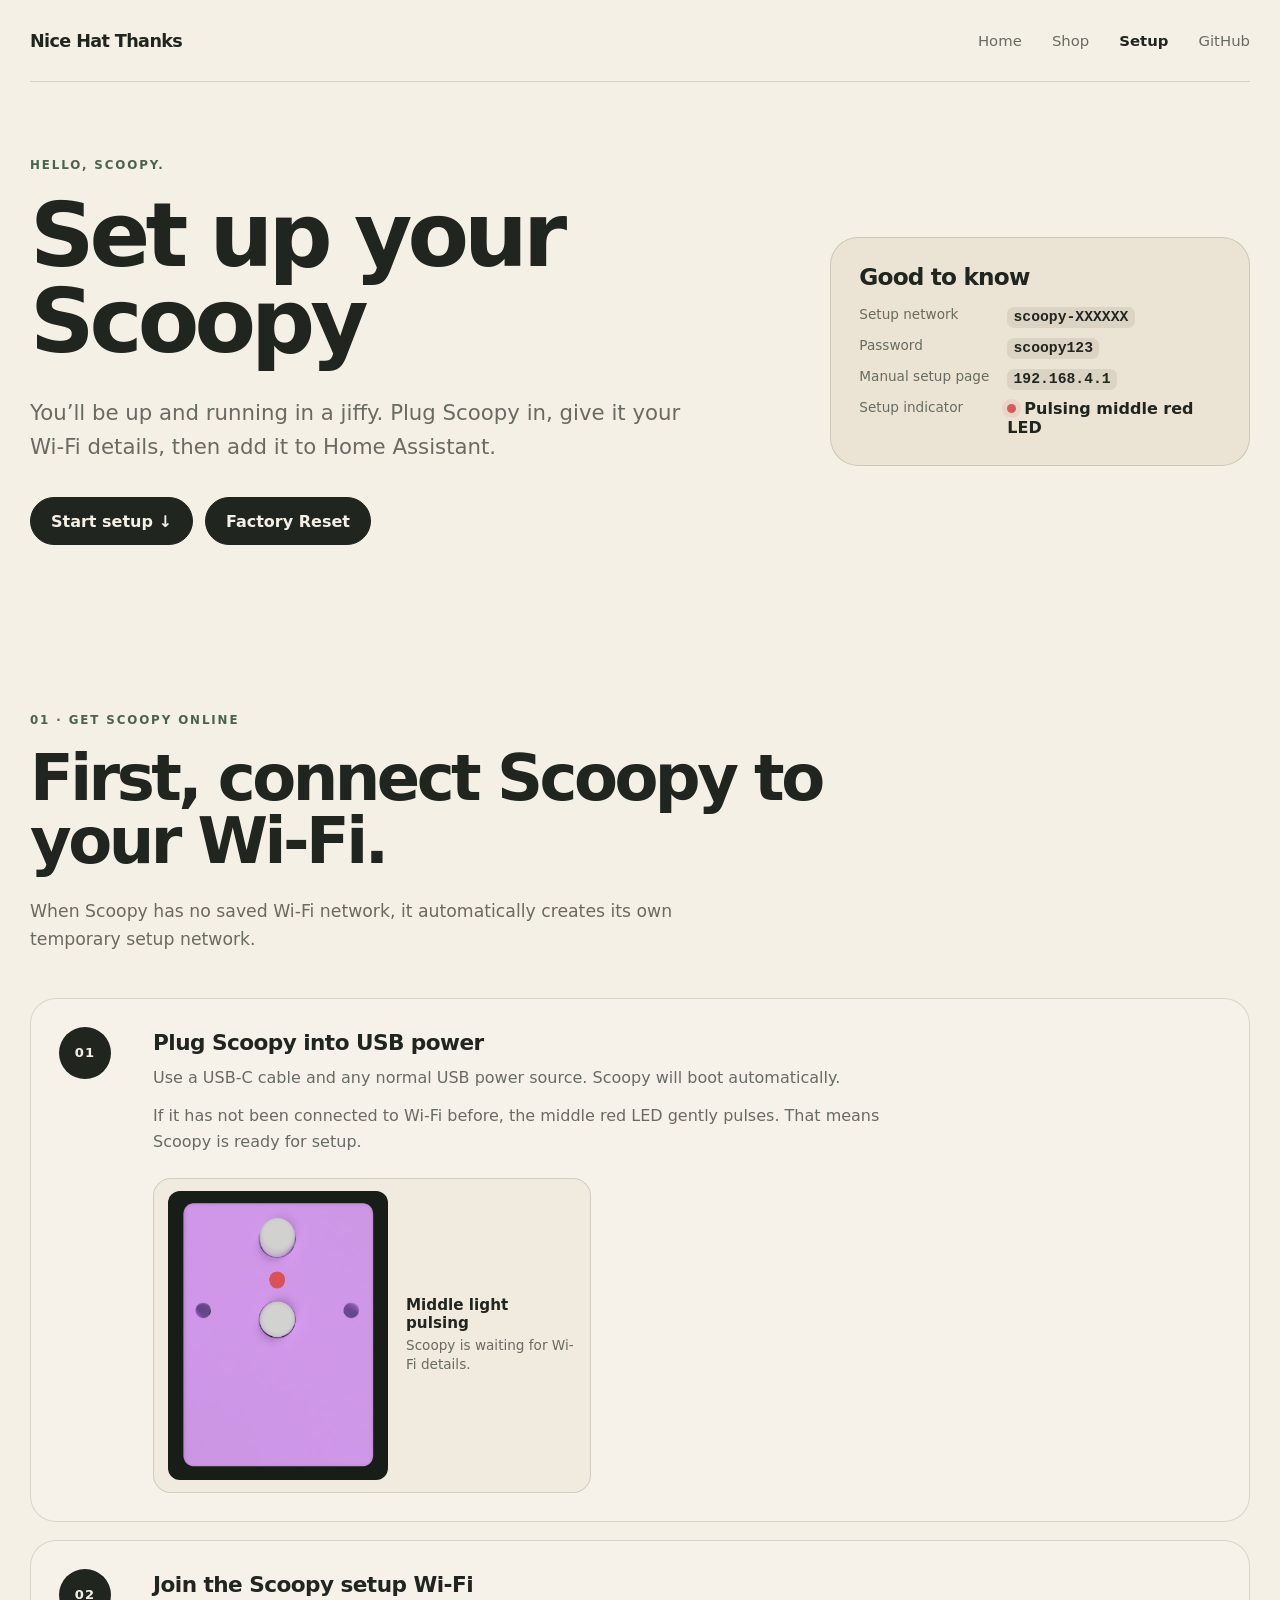
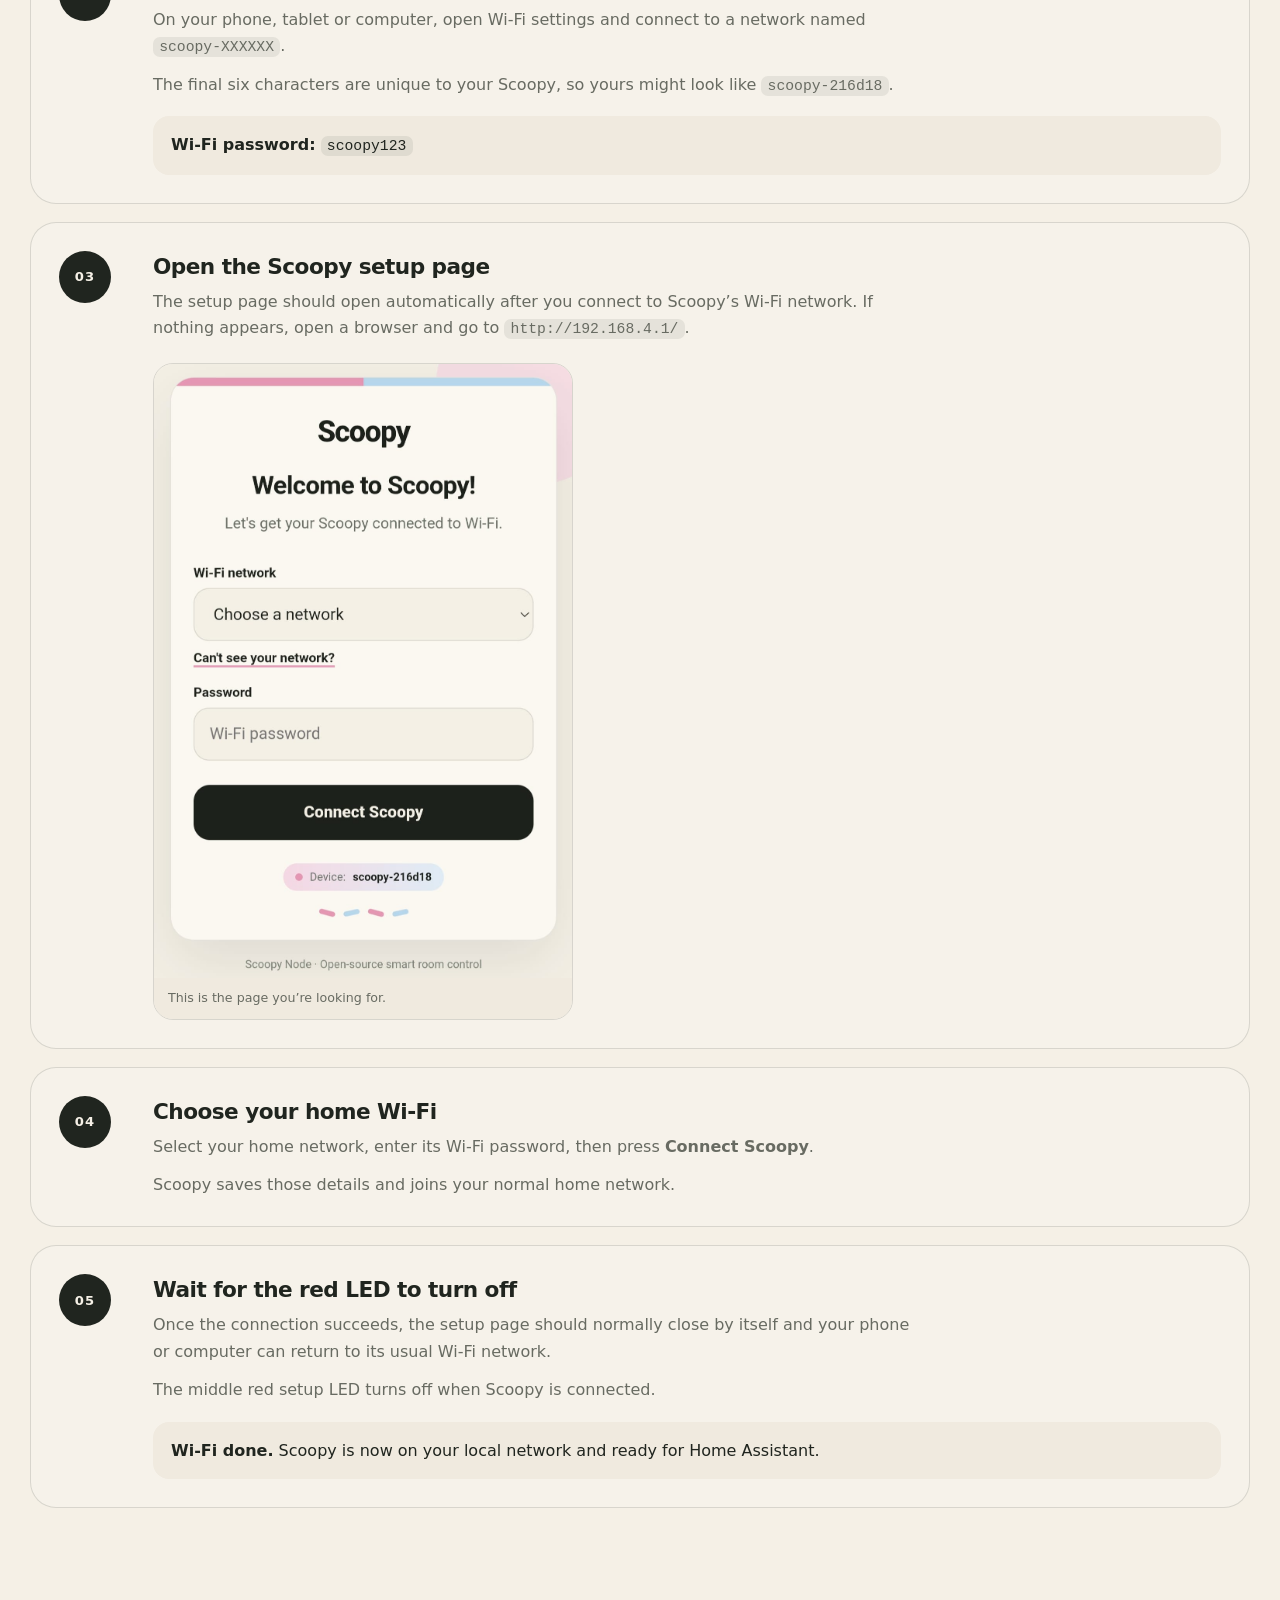
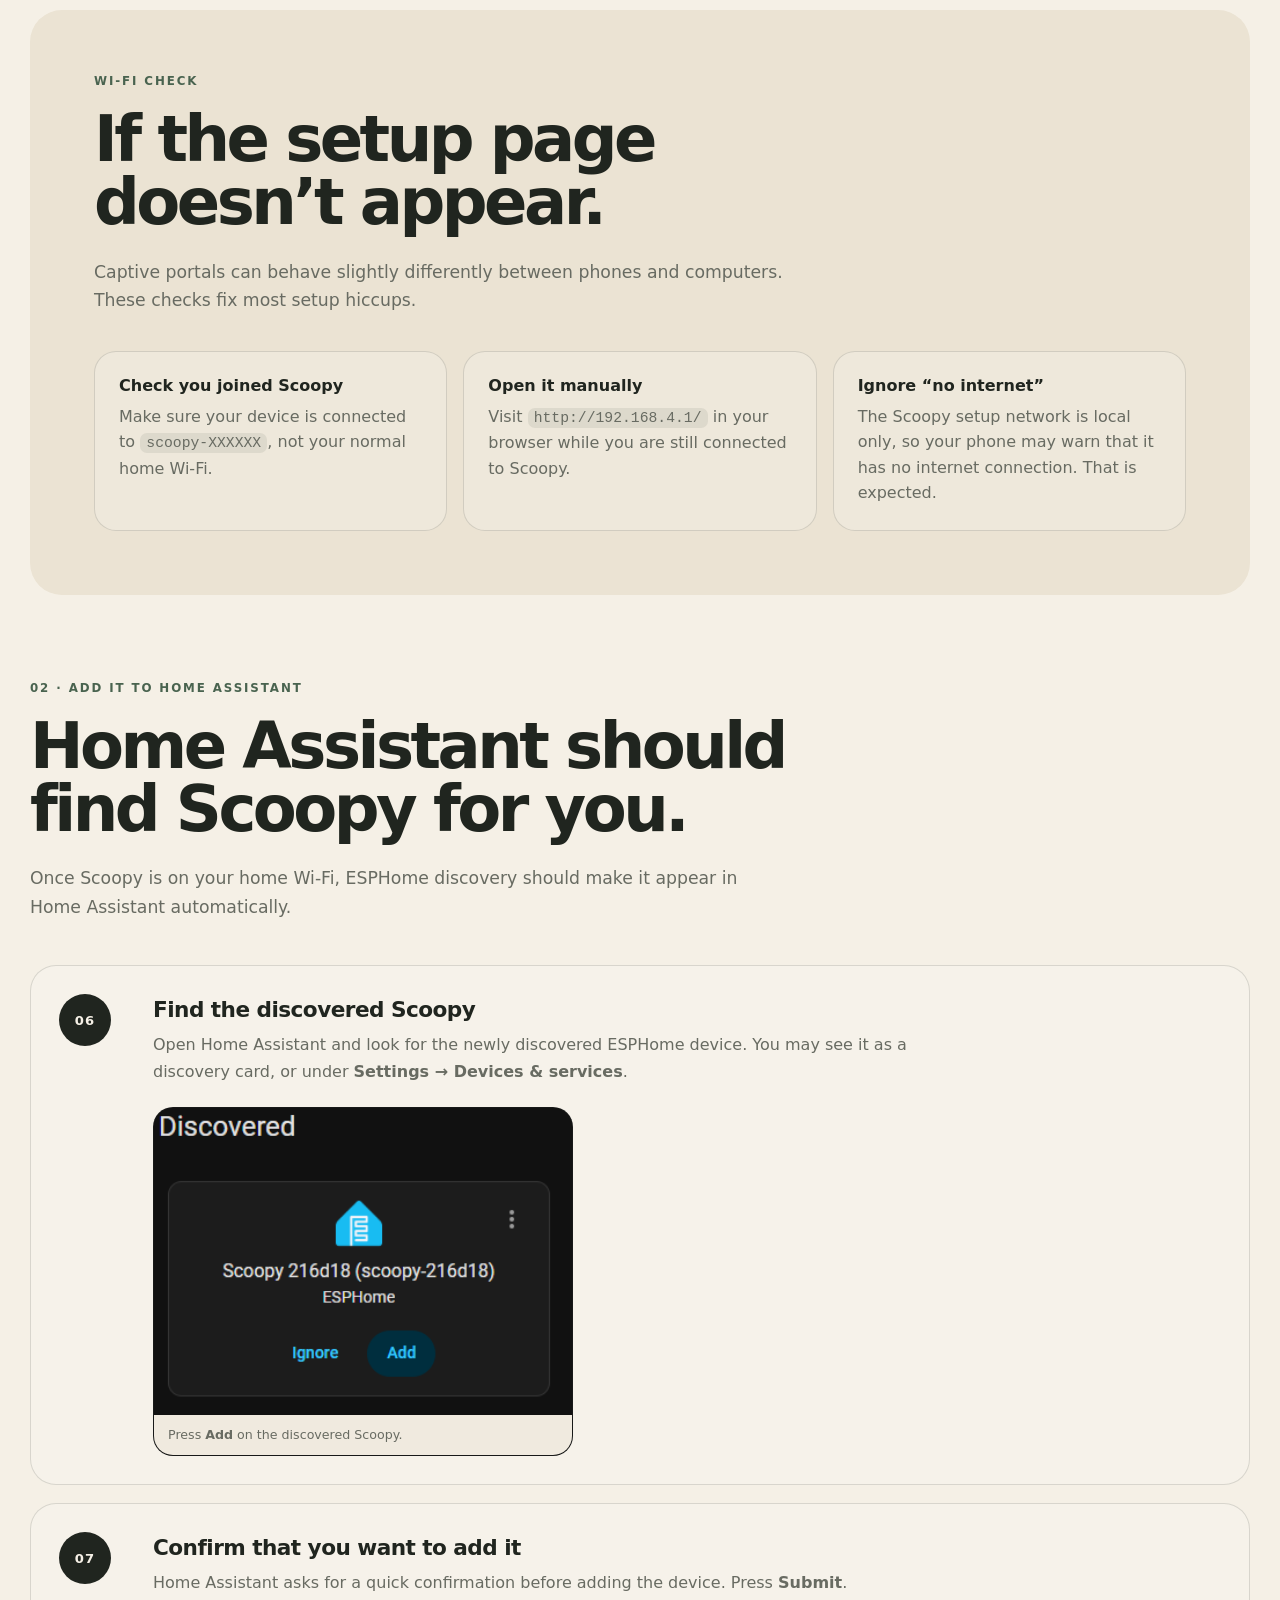
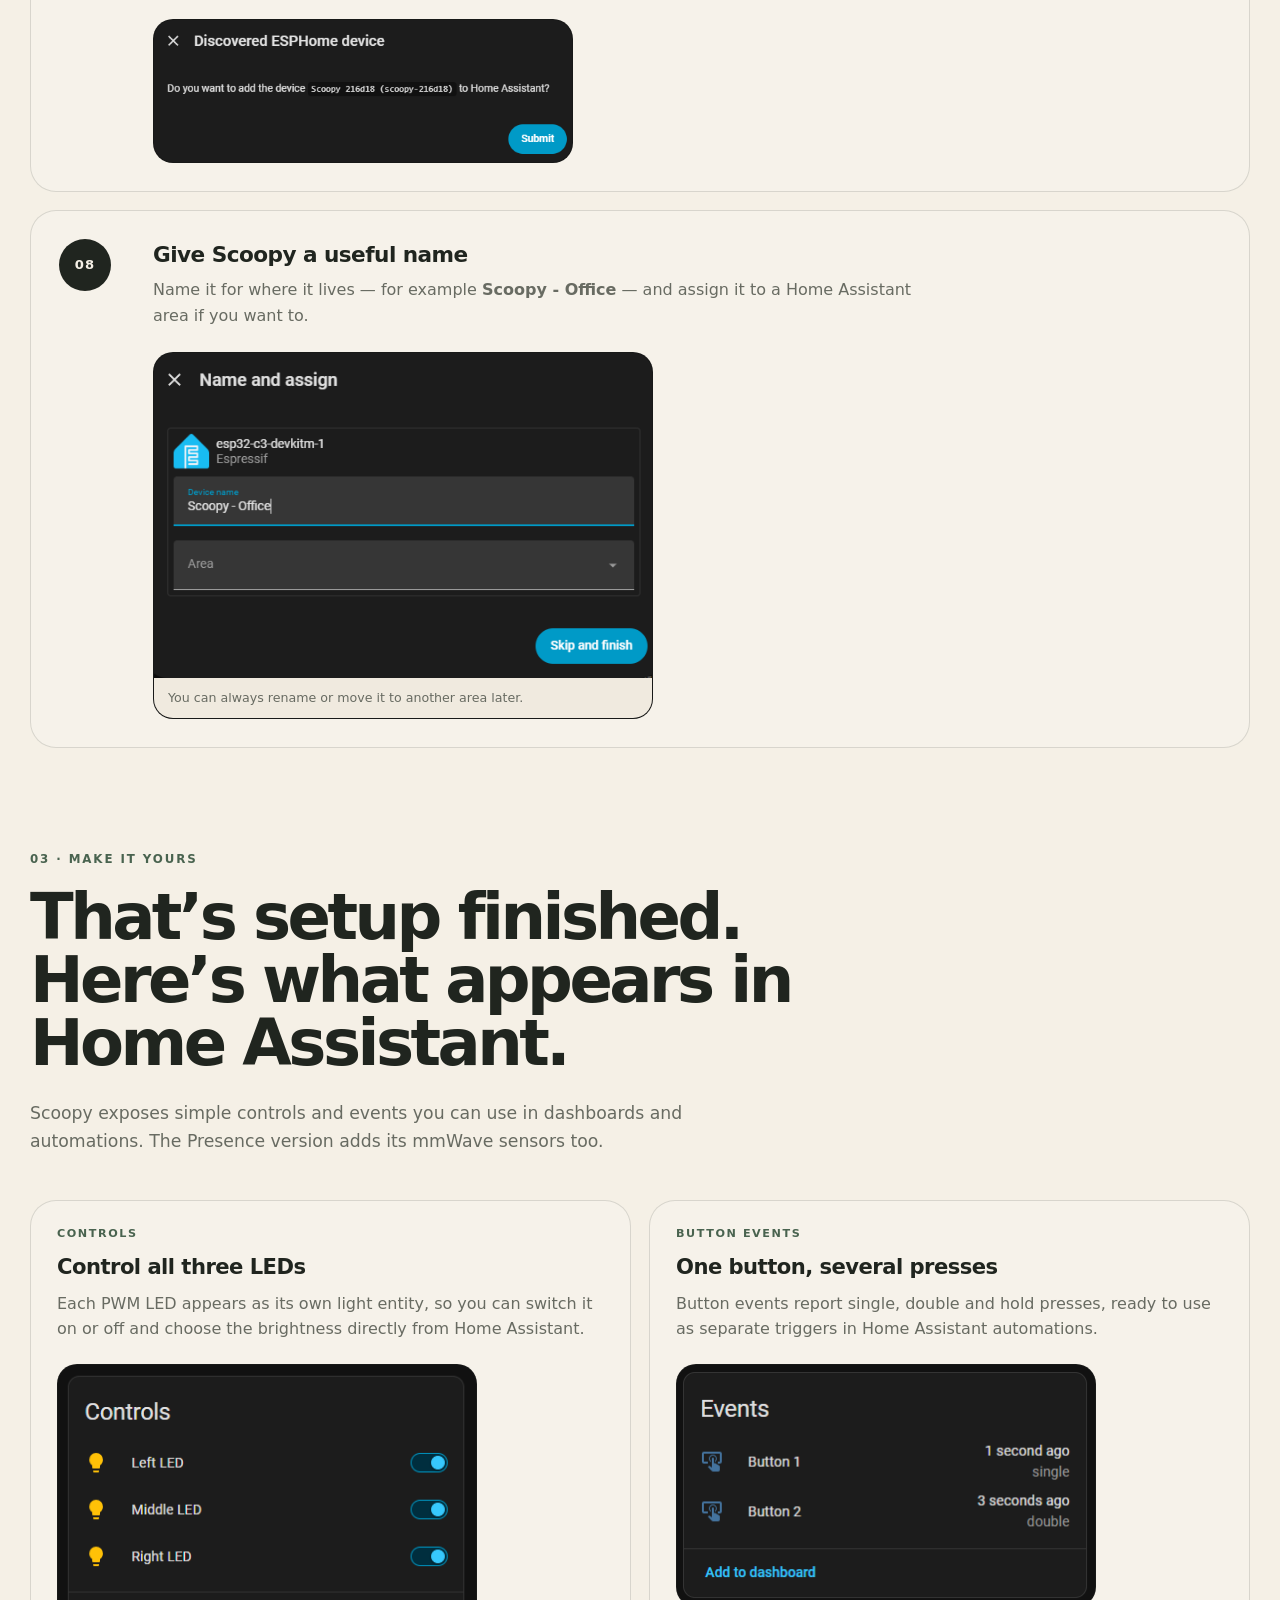
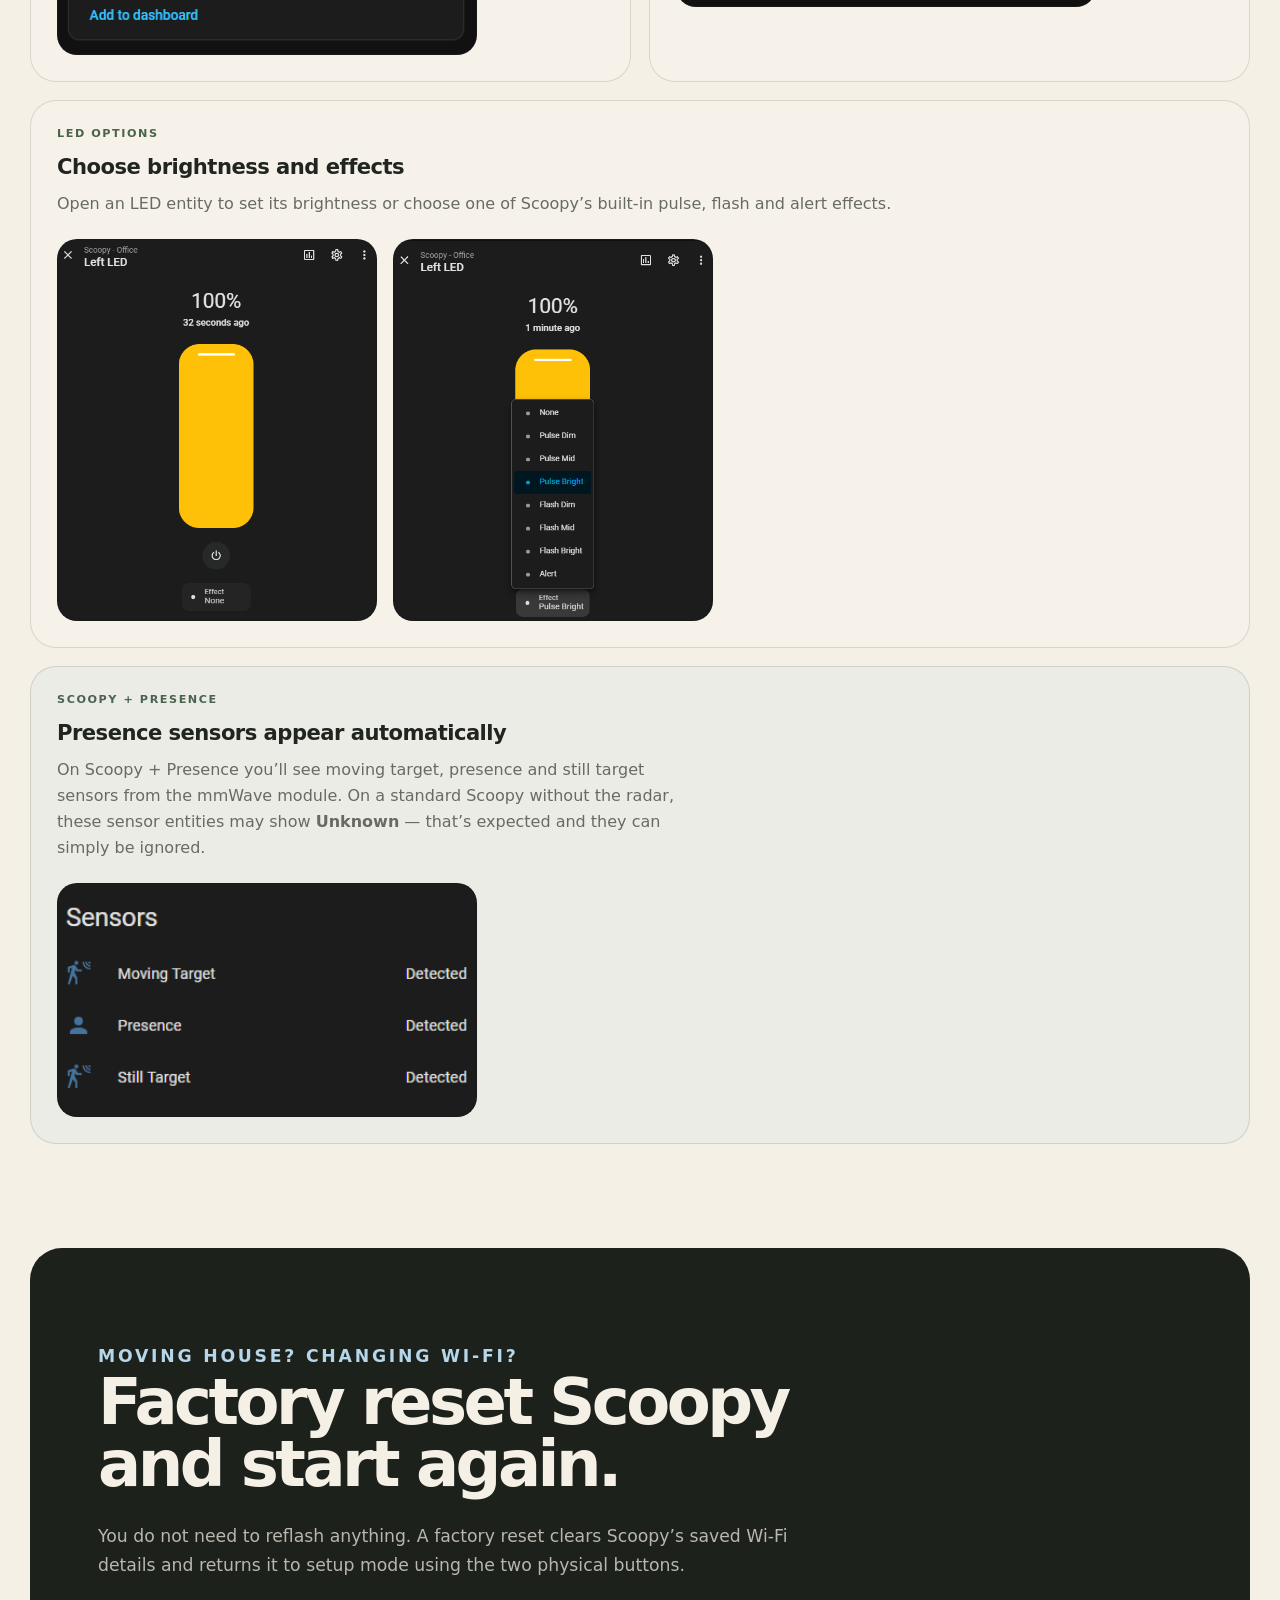
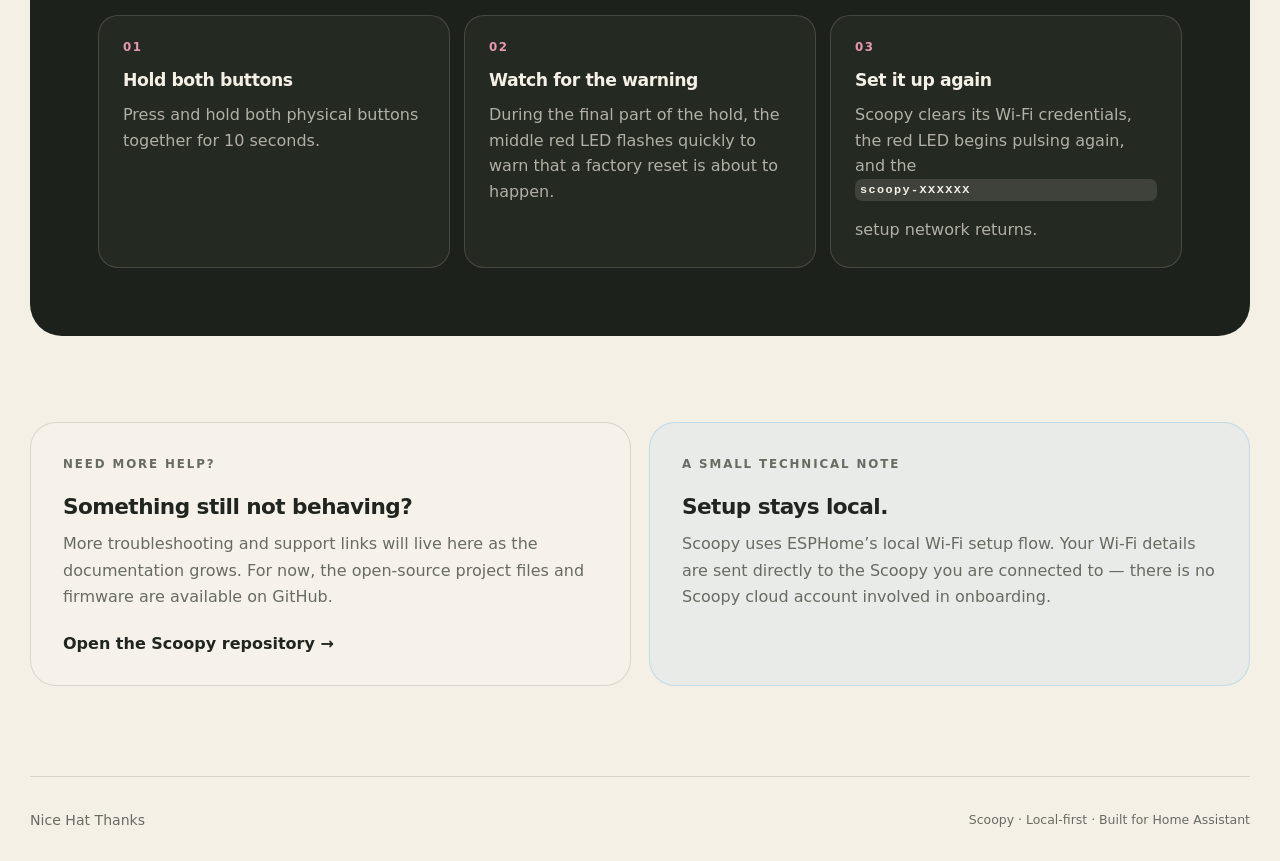
<file: setup/index.html>
<!DOCTYPE html>
<html lang="en">
<head>
  <meta charset="UTF-8">
  <meta name="viewport" content="width=device-width, initial-scale=1.0">
  <meta name="description" content="Set up your Scoopy Node, connect it to Wi-Fi and add it to Home Assistant.">
  <title>Set up your Scoopy · Nice Hat Thanks</title>
  <link rel="stylesheet" href="../css/style.css?v=20260820-home-refresh">
  <link rel="stylesheet" href="../css/setup.css?v=20260821-lightpipe-final">
</head>
<body>
<header class="site-header">
  <a class="brand" href="/" aria-label="Nice Hat Thanks home">Nice Hat Thanks</a>
  <nav class="setup-nav" aria-label="Main navigation">
    <a href="/">Home</a>
    <a href="/shop.html">Shop</a>
    <a href="/setup/" aria-current="page">Setup</a>
    <a href="https://github.com/NiceHatThanks/scoopy-node" target="_blank" rel="noreferrer">GitHub</a>
  </nav>
</header>

<main class="setup-main">
  <section class="hero setup-hero">
    <div class="hero-copy">
      <p class="eyebrow">HELLO, SCOOPY.</p>
      <h1>Set up your Scoopy</h1>
      <p class="intro">You’ll be up and running in a jiffy. Plug Scoopy in, give it your Wi-Fi details, then add it to Home Assistant.</p>
      <div class="actions">
        <a class="button primary" href="#start">Start setup ↓</a>
        <a class="button primary" href="#recovery">Factory Reset</a>
      </div>
    </div>

    <aside class="setup-quick-card" aria-label="Scoopy setup details">
      <h2>Good to know</h2>
      <dl>
        <dt>Setup network</dt>
        <dd><code>scoopy-XXXXXX</code></dd>
        <dt>Password</dt>
        <dd><code>scoopy123</code></dd>
        <dt>Manual setup page</dt>
        <dd><code>192.168.4.1</code></dd>
        <dt>Setup indicator</dt>
        <dd><span class="status-led" aria-hidden="true"></span>Pulsing middle red LED</dd>
      </dl>
    </aside>
  </section>

  <section class="setup-section" id="start">
    <div class="setup-heading">
      <p class="eyebrow">01 · GET SCOOPY ONLINE</p>
      <h2>First, connect Scoopy to your Wi-Fi.</h2>
      <p>When Scoopy has no saved Wi-Fi network, it automatically creates its own temporary setup network.</p>
    </div>

    <div class="setup-flow">
      <article class="setup-step">
        <div class="step-number">01</div>
        <div class="step-content">
          <h3>Plug Scoopy into USB power</h3>
          <p>Use a USB-C cable and any normal USB power source. Scoopy will boot automatically.</p>
          <p>If it has not been connected to Wi-Fi before, the middle red LED gently pulses. That means Scoopy is ready for setup.</p>
          <div class="setup-led-demo" aria-label="Scoopy with the middle setup light pulsing">
            <div class="scoopy-lightpipe-demo" aria-hidden="true">
              <img class="scoopy-lightpipe-base" src="../images/setup/scoopy-noMidLightpipe.png" alt="">
              <img class="scoopy-lightpipe-pulse" src="../images/setup/scoopy-MidLightpipe.png" alt="">
            </div>
            <div class="setup-led-copy"><strong>Middle light pulsing</strong><span>Scoopy is waiting for Wi-Fi details.</span></div>
          </div>
        </div>
      </article>

      <article class="setup-step">
        <div class="step-number">02</div>
        <div class="step-content">
          <h3>Join the Scoopy setup Wi-Fi</h3>
          <p>On your phone, tablet or computer, open Wi-Fi settings and connect to a network named <span class="inline-code">scoopy-XXXXXX</span>.</p>
          <p>The final six characters are unique to your Scoopy, so yours might look like <span class="inline-code">scoopy-216d18</span>.</p>
          <div class="setup-callout"><strong>Wi-Fi password:</strong> <span class="inline-code">scoopy123</span></div>
        </div>
      </article>

      <article class="setup-step">
        <div class="step-number">03</div>
        <div class="step-content">
          <h3>Open the Scoopy setup page</h3>
          <p>The setup page should open automatically after you connect to Scoopy’s Wi-Fi network. If nothing appears, open a browser and go to <span class="inline-code">http://192.168.4.1/</span>.</p>
          <figure class="setup-screenshot portal-shot">
            <img src="../images/setup/captive-portal.jpg" alt="Scoopy captive portal with Wi-Fi network and password fields">
            <figcaption>This is the page you’re looking for.</figcaption>
          </figure>
        </div>
      </article>

      <article class="setup-step">
        <div class="step-number">04</div>
        <div class="step-content">
          <h3>Choose your home Wi-Fi</h3>
          <p>Select your home network, enter its Wi-Fi password, then press <strong>Connect Scoopy</strong>.</p>
          <p>Scoopy saves those details and joins your normal home network.</p>
        </div>
      </article>

      <article class="setup-step">
        <div class="step-number">05</div>
        <div class="step-content">
          <h3>Wait for the red LED to turn off</h3>
          <p>Once the connection succeeds, the setup page should normally close by itself and your phone or computer can return to its usual Wi-Fi network.</p>
          <p>The middle red setup LED turns off when Scoopy is connected.</p>
          <div class="setup-callout"><strong>Wi-Fi done.</strong> Scoopy is now on your local network and ready for Home Assistant.</div>
        </div>
      </article>
    </div>
  </section>

  <section class="connection-panel" id="wifi-help">
    <div class="setup-heading">
      <p class="eyebrow">WI-FI CHECK</p>
      <h2>If the setup page doesn’t appear.</h2>
      <p>Captive portals can behave slightly differently between phones and computers. These checks fix most setup hiccups.</p>
    </div>
    <div class="mini-grid">
      <article class="mini-card"><strong>Check you joined Scoopy</strong><p>Make sure your device is connected to <span class="inline-code">scoopy-XXXXXX</span>, not your normal home Wi-Fi.</p></article>
      <article class="mini-card"><strong>Open it manually</strong><p>Visit <span class="inline-code">http://192.168.4.1/</span> in your browser while you are still connected to Scoopy.</p></article>
      <article class="mini-card"><strong>Ignore “no internet”</strong><p>The Scoopy setup network is local only, so your phone may warn that it has no internet connection. That is expected.</p></article>
    </div>
  </section>

  <section class="setup-section" id="home-assistant">
    <div class="setup-heading">
      <p class="eyebrow">02 · ADD IT TO HOME ASSISTANT</p>
      <h2>Home Assistant should find Scoopy for you.</h2>
      <p>Once Scoopy is on your home Wi-Fi, ESPHome discovery should make it appear in Home Assistant automatically.</p>
    </div>

    <div class="setup-flow">
      <article class="setup-step">
        <div class="step-number">06</div>
        <div class="step-content">
          <h3>Find the discovered Scoopy</h3>
          <p>Open Home Assistant and look for the newly discovered ESPHome device. You may see it as a discovery card, or under <strong>Settings → Devices &amp; services</strong>.</p>
          <figure class="setup-screenshot compact-shot">
            <img src="../images/setup/home-assistant-discoverypng.png" alt="Home Assistant showing a discovered Scoopy ESPHome device">
            <figcaption>Press <strong>Add</strong> on the discovered Scoopy.</figcaption>
          </figure>
        </div>
      </article>

      <article class="setup-step">
        <div class="step-number">07</div>
        <div class="step-content">
          <h3>Confirm that you want to add it</h3>
          <p>Home Assistant asks for a quick confirmation before adding the device. Press <strong>Submit</strong>.</p>
          <figure class="setup-screenshot compact-shot">
            <img src="../images/setup/do-you-want-to-add-the-device-to-Home-Assistant.png" alt="Home Assistant confirmation dialog asking to add the discovered Scoopy device">
          </figure>
        </div>
      </article>

      <article class="setup-step">
        <div class="step-number">08</div>
        <div class="step-content">
          <h3>Give Scoopy a useful name</h3>
          <p>Name it for where it lives — for example <strong>Scoopy - Office</strong> — and assign it to a Home Assistant area if you want to.</p>
          <figure class="setup-screenshot compact-shot wide-shot">
            <img src="../images/setup/home-assistant-name-and-assign.png" alt="Home Assistant name and assign screen for Scoopy">
            <figcaption>You can always rename or move it to another area later.</figcaption>
          </figure>
        </div>
      </article>
    </div>
  </section>

  <section class="capabilities-section" id="controls">
    <div class="setup-heading">
      <p class="eyebrow">03 · MAKE IT YOURS</p>
      <h2>That’s setup finished. Here’s what appears in Home Assistant.</h2>
      <p>Scoopy exposes simple controls and events you can use in dashboards and automations. The Presence version adds its mmWave sensors too.</p>
    </div>

    <div class="capabilities-grid">
      <article class="capability-card">
        <div class="capability-copy"><span class="capability-kicker">CONTROLS</span><h3>Control all three LEDs</h3><p>Each PWM LED appears as its own light entity, so you can switch it on or off and choose the brightness directly from Home Assistant.</p></div>
        <figure class="setup-screenshot"><img src="../images/setup/deviceInfo-Controls.png" alt="Scoopy controls in Home Assistant showing Left LED, Middle LED and Right LED"></figure>
      </article>

      <article class="capability-card">
        <div class="capability-copy"><span class="capability-kicker">BUTTON EVENTS</span><h3>One button, several presses</h3><p>Button events report single, double and hold presses, ready to use as separate triggers in Home Assistant automations.</p></div>
        <figure class="setup-screenshot"><img src="../images/setup/deviceInfo-Events.png" alt="Scoopy button events in Home Assistant"></figure>
      </article>

      <article class="capability-card capability-wide">
        <div class="capability-copy capability-copy-wide"><span class="capability-kicker">LED OPTIONS</span><h3>Choose brightness and effects</h3><p>Open an LED entity to set its brightness or choose one of Scoopy’s built-in pulse, flash and alert effects.</p></div>
        <div class="screenshot-pair">
          <figure class="setup-screenshot"><img src="../images/setup/deviceInfo-controls-LED-brightness.png" alt="Scoopy LED brightness control in Home Assistant"></figure>
          <figure class="setup-screenshot"><img src="../images/setup/deviceInfo-controls-LED-effects.png" alt="Scoopy LED effects menu in Home Assistant"></figure>
        </div>
      </article>

      <article class="capability-card capability-wide presence-card">
        <div class="capability-copy"><span class="capability-kicker">SCOOPY + PRESENCE</span><h3>Presence sensors appear automatically</h3><p>On Scoopy + Presence you’ll see moving target, presence and still target sensors from the mmWave module. On a standard Scoopy without the radar, these sensor entities may show <strong>Unknown</strong> — that’s expected and they can simply be ignored.</p></div>
        <figure class="setup-screenshot sensor-shot"><img src="../images/setup/deviceInfo-Sensors.png" alt="Scoopy Presence sensors in Home Assistant showing moving, presence and still targets"></figure>
      </article>
    </div>
  </section>

  <section class="recovery-panel" id="recovery">
    <p class="eyebrow">MOVING HOUSE? CHANGING WI-FI?</p>
    <h2>Factory reset Scoopy and start again.</h2>
    <p>You do not need to reflash anything. A factory reset clears Scoopy’s saved Wi-Fi details and returns it to setup mode using the two physical buttons.</p>

    <div class="recovery-steps">
      <article><span>01</span><h3>Hold both buttons</h3><p>Press and hold both physical buttons together for 10 seconds.</p></article>
      <article><span>02</span><h3>Watch for the warning</h3><p>During the final part of the hold, the middle red LED flashes quickly to warn that a factory reset is about to happen.</p></article>
      <article><span>03</span><h3>Set it up again</h3><p>Scoopy clears its Wi-Fi credentials, the red LED begins pulsing again, and the <span class="inline-code">scoopy-XXXXXX</span> setup network returns.</p></article>
    </div>
  </section>

  <section class="help-grid" id="help">
    <article class="help-card">
      <p class="eyebrow">NEED MORE HELP?</p>
      <h3>Something still not behaving?</h3>
      <p>More troubleshooting and support links will live here as the documentation grows. For now, the open-source project files and firmware are available on GitHub.</p>
      <a class="text-link" href="https://github.com/NiceHatThanks/scoopy-node" target="_blank" rel="noreferrer">Open the Scoopy repository →</a>
    </article>

    <article class="help-card technical-note">
      <p class="eyebrow">A SMALL TECHNICAL NOTE</p>
      <h3>Setup stays local.</h3>
      <p>Scoopy uses ESPHome’s local Wi-Fi setup flow. Your Wi-Fi details are sent directly to the Scoopy you are connected to — there is no Scoopy cloud account involved in onboarding.</p>
    </article>
  </section>
</main>

<footer>
  <span>Nice Hat Thanks</span>
  <span class="setup-footer-note">Scoopy · Local-first · Built for Home Assistant</span>
</footer>
</body>
</html>
</file>
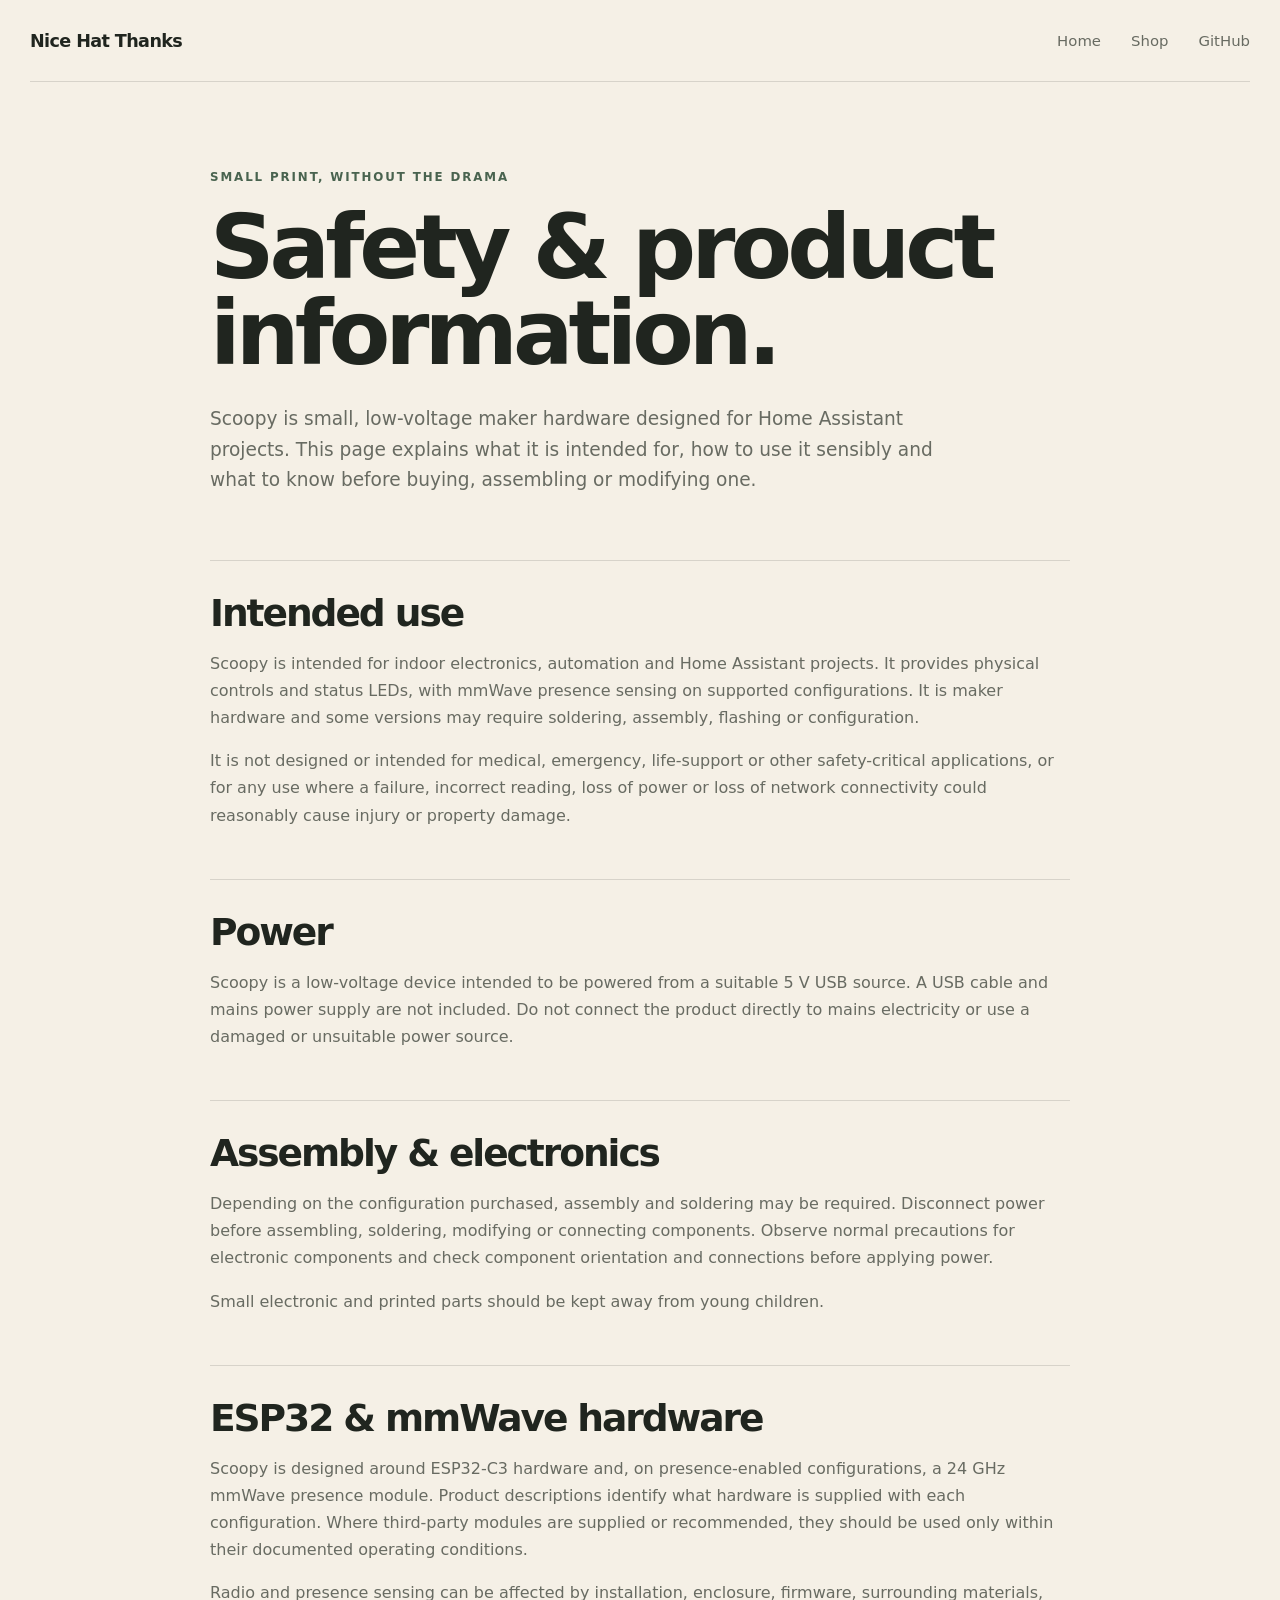
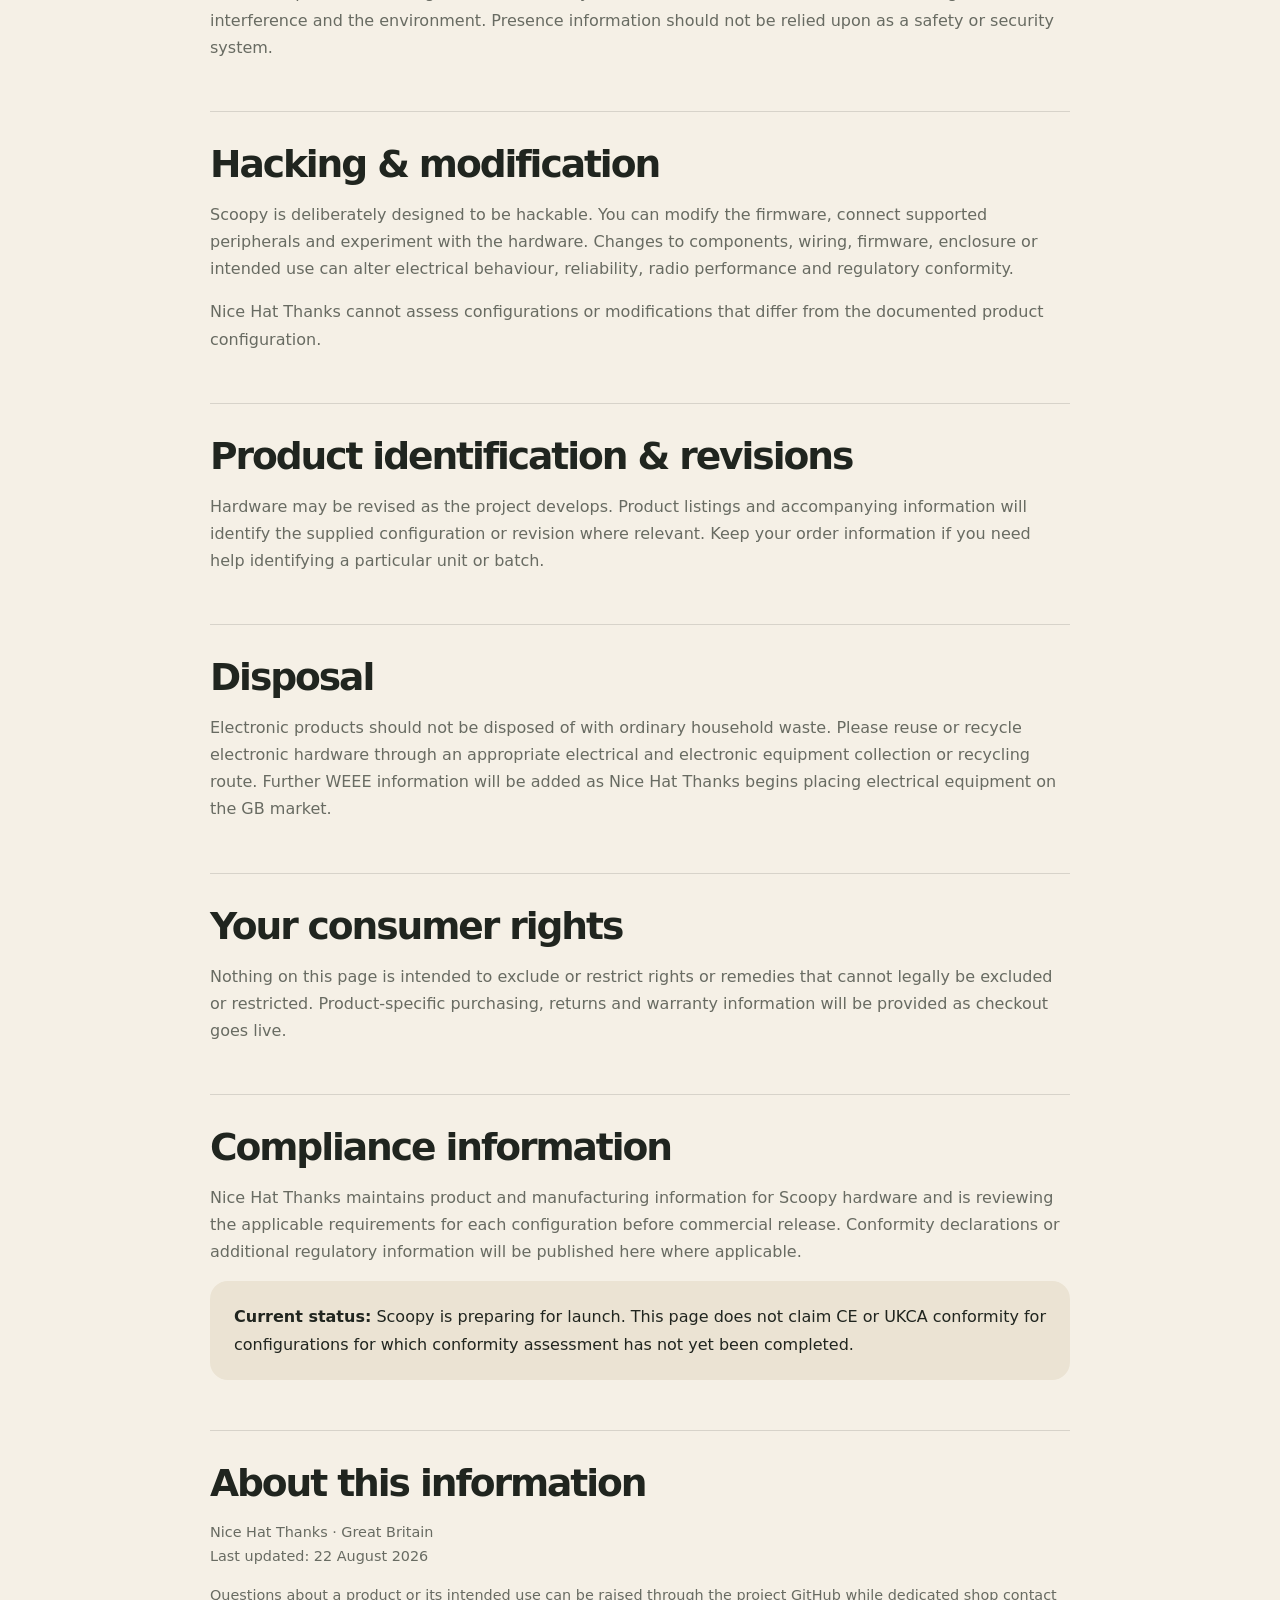
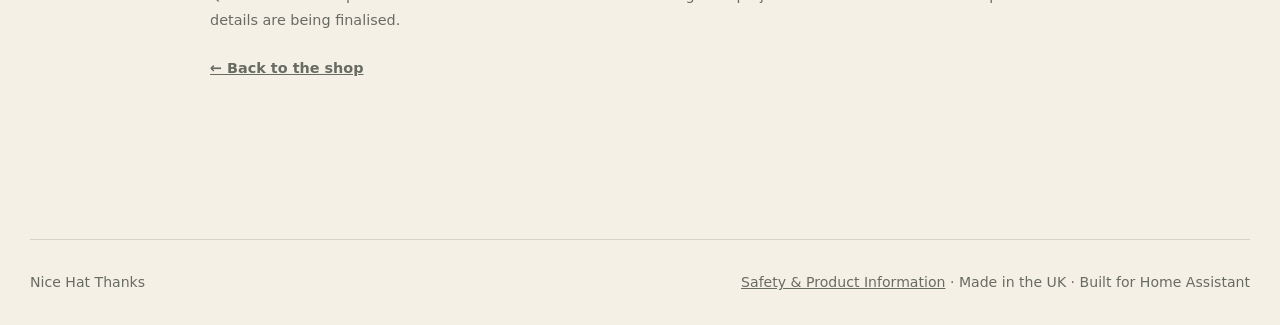
<file: safety.html>
<!DOCTYPE html>
<html lang="en">
<head>
  <meta charset="UTF-8">
  <meta name="viewport" content="width=device-width, initial-scale=1.0">
  <meta name="description" content="Safety, product and purchasing information for Scoopy hardware from Nice Hat Thanks.">
  <title>Safety & Product Information — Nice Hat Thanks</title>
  <link rel="stylesheet" href="css/style.css?v=20260822-safety">
  <style>
    .legal-main{max-width:860px;padding-top:88px}.legal-main h1{font-size:clamp(3rem,7vw,5.8rem);margin-bottom:28px}.legal-lead{max-width:760px;color:var(--muted);font-size:1.16rem;line-height:1.65;margin-bottom:64px}.legal-section{padding:34px 0;border-top:1px solid var(--border)}.legal-section h2{font-size:clamp(1.65rem,3vw,2.35rem);margin-bottom:18px}.legal-section p,.legal-section li{color:var(--muted);line-height:1.7}.legal-section ul{padding-left:1.2rem}.legal-note{padding:22px 24px;border-radius:18px;background:var(--surface);color:var(--text)!important}.legal-meta{font-size:.9rem}.legal-main a{font-weight:650}.legal-back{margin-top:24px}@media(max-width:640px){.legal-main{padding-top:64px}.legal-lead{margin-bottom:48px}}
  </style>
</head>
<body>
<header class="site-header"><a class="brand" href="/" aria-label="Nice Hat Thanks home">Nice Hat Thanks</a><nav aria-label="Main navigation"><a href="/">Home</a><a href="/shop.html">Shop</a><a href="https://github.com/NiceHatThanks/scoopy-node" target="_blank" rel="noreferrer">GitHub</a></nav></header>
<main class="legal-main">
  <p class="eyebrow">SMALL PRINT, WITHOUT THE DRAMA</p>
  <h1>Safety & product information.</h1>
  <p class="legal-lead">Scoopy is small, low-voltage maker hardware designed for Home Assistant projects. This page explains what it is intended for, how to use it sensibly and what to know before buying, assembling or modifying one.</p>

  <section class="legal-section">
    <h2>Intended use</h2>
    <p>Scoopy is intended for indoor electronics, automation and Home Assistant projects. It provides physical controls and status LEDs, with mmWave presence sensing on supported configurations. It is maker hardware and some versions may require soldering, assembly, flashing or configuration.</p>
    <p>It is not designed or intended for medical, emergency, life-support or other safety-critical applications, or for any use where a failure, incorrect reading, loss of power or loss of network connectivity could reasonably cause injury or property damage.</p>
  </section>

  <section class="legal-section">
    <h2>Power</h2>
    <p>Scoopy is a low-voltage device intended to be powered from a suitable 5 V USB source. A USB cable and mains power supply are not included. Do not connect the product directly to mains electricity or use a damaged or unsuitable power source.</p>
  </section>

  <section class="legal-section">
    <h2>Assembly & electronics</h2>
    <p>Depending on the configuration purchased, assembly and soldering may be required. Disconnect power before assembling, soldering, modifying or connecting components. Observe normal precautions for electronic components and check component orientation and connections before applying power.</p>
    <p>Small electronic and printed parts should be kept away from young children.</p>
  </section>

  <section class="legal-section">
    <h2>ESP32 & mmWave hardware</h2>
    <p>Scoopy is designed around ESP32-C3 hardware and, on presence-enabled configurations, a 24 GHz mmWave presence module. Product descriptions identify what hardware is supplied with each configuration. Where third-party modules are supplied or recommended, they should be used only within their documented operating conditions.</p>
    <p>Radio and presence sensing can be affected by installation, enclosure, firmware, surrounding materials, interference and the environment. Presence information should not be relied upon as a safety or security system.</p>
  </section>

  <section class="legal-section">
    <h2>Hacking & modification</h2>
    <p>Scoopy is deliberately designed to be hackable. You can modify the firmware, connect supported peripherals and experiment with the hardware. Changes to components, wiring, firmware, enclosure or intended use can alter electrical behaviour, reliability, radio performance and regulatory conformity.</p>
    <p>Nice Hat Thanks cannot assess configurations or modifications that differ from the documented product configuration.</p>
  </section>

  <section class="legal-section">
    <h2>Product identification & revisions</h2>
    <p>Hardware may be revised as the project develops. Product listings and accompanying information will identify the supplied configuration or revision where relevant. Keep your order information if you need help identifying a particular unit or batch.</p>
  </section>

  <section class="legal-section">
    <h2>Disposal</h2>
    <p>Electronic products should not be disposed of with ordinary household waste. Please reuse or recycle electronic hardware through an appropriate electrical and electronic equipment collection or recycling route. Further WEEE information will be added as Nice Hat Thanks begins placing electrical equipment on the GB market.</p>
  </section>

  <section class="legal-section">
    <h2>Your consumer rights</h2>
    <p>Nothing on this page is intended to exclude or restrict rights or remedies that cannot legally be excluded or restricted. Product-specific purchasing, returns and warranty information will be provided as checkout goes live.</p>
  </section>

  <section class="legal-section">
    <h2>Compliance information</h2>
    <p>Nice Hat Thanks maintains product and manufacturing information for Scoopy hardware and is reviewing the applicable requirements for each configuration before commercial release. Conformity declarations or additional regulatory information will be published here where applicable.</p>
    <p class="legal-note"><strong>Current status:</strong> Scoopy is preparing for launch. This page does not claim CE or UKCA conformity for configurations for which conformity assessment has not yet been completed.</p>
  </section>

  <section class="legal-section legal-meta">
    <h2>About this information</h2>
    <p>Nice Hat Thanks · Great Britain<br>Last updated: 22 August 2026</p>
    <p>Questions about a product or its intended use can be raised through the project GitHub while dedicated shop contact details are being finalised.</p>
    <p class="legal-back"><a href="/shop.html">← Back to the shop</a></p>
  </section>
</main>
<footer><span>Nice Hat Thanks</span><span><a href="/safety.html">Safety & Product Information</a> · Made in the UK · Built for Home Assistant</span></footer>
</body>
</html>
</file>
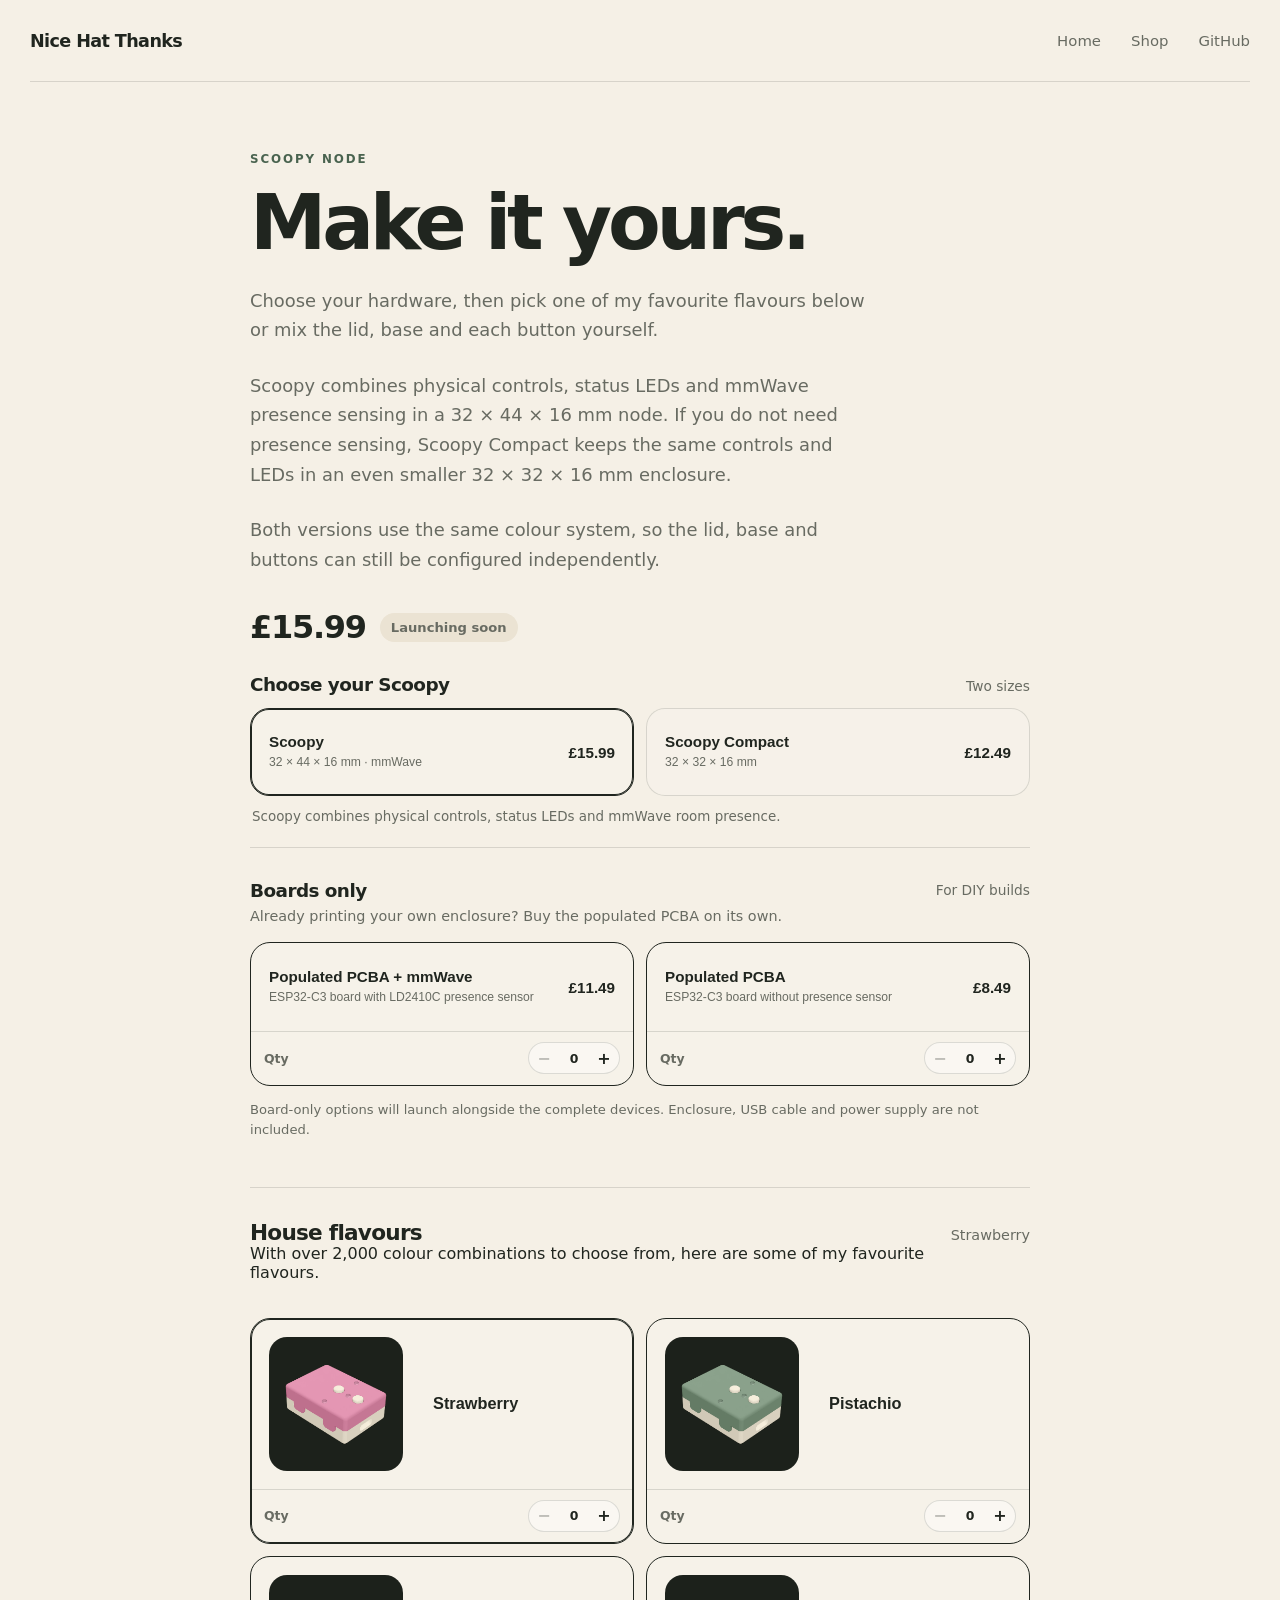
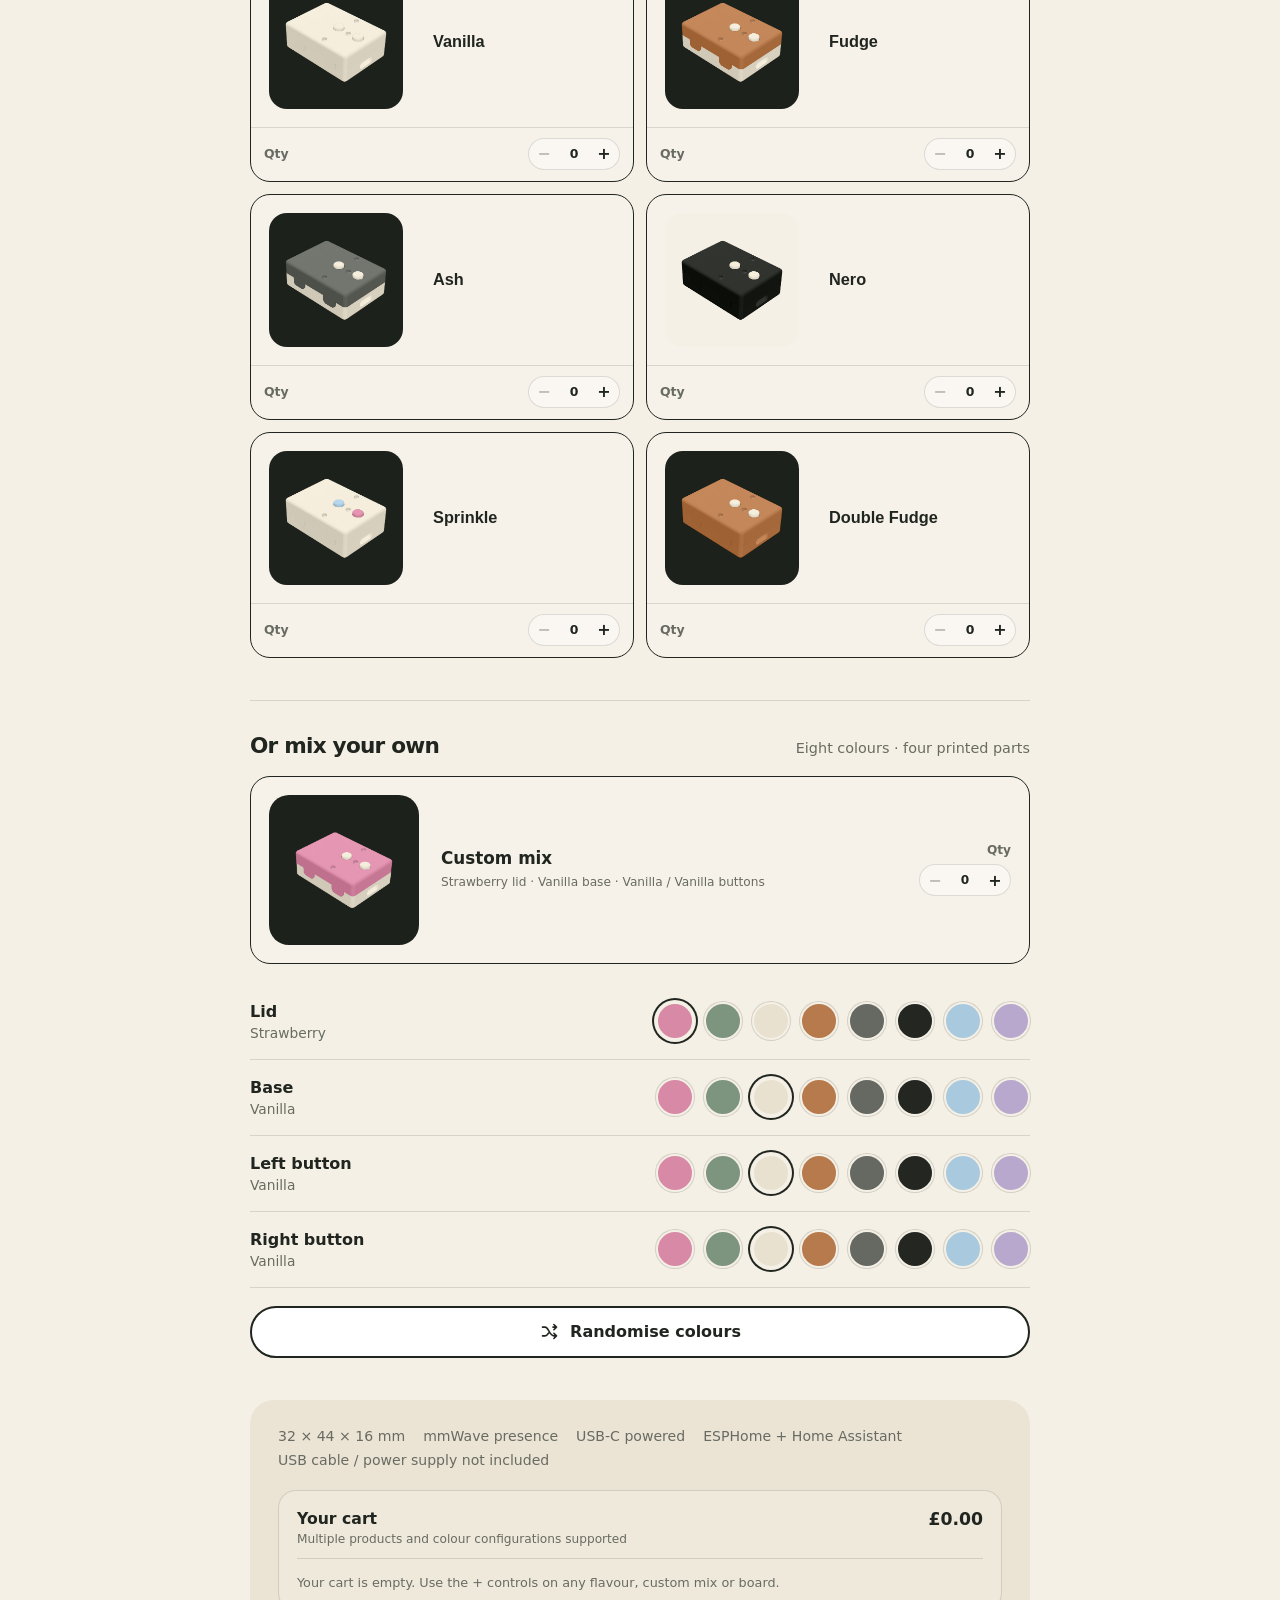
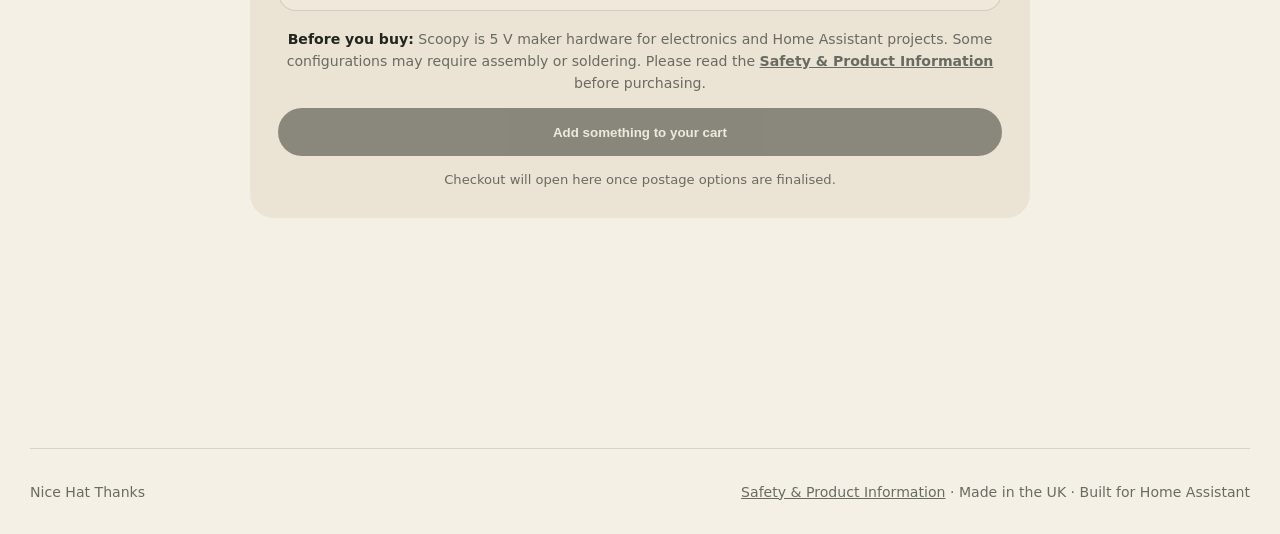
<file: shop.html>
<!DOCTYPE html>
<html lang="en">
<head>
  <meta charset="UTF-8"><meta name="viewport" content="width=device-width, initial-scale=1.0"><meta name="description" content="Configure a Scoopy Node in your favourite colour combination."><title>Scoopy Node — Nice Hat Thanks</title>
  <link rel="stylesheet" href="css/style.css?v=20260820-uses"><link rel="stylesheet" href="css/shop.css?v=20260820-presence"><link rel="stylesheet" href="css/shop-render.css?v=20260820-1">
</head>
<body>
<header class="site-header"><a class="brand" href="/" aria-label="Nice Hat Thanks home">Nice Hat Thanks</a><nav aria-label="Main navigation"><a href="/">Home</a><a href="/shop.html" aria-current="page">Shop</a><a href="https://github.com/NiceHatThanks/scoopy-node" target="_blank" rel="noreferrer">GitHub</a></nav></header>
<main class="shop-main"><section class="shop-hero"><div class="shop-preview-wrap"><div class="shop-preview" aria-label="Scoopy colour preview"><canvas id="scoopyCanvas" class="scoopy-canvas" width="1200" height="1200" aria-label="Live preview of your Scoopy colour combination"></canvas><p class="preview-note">Live colour preview · actual Scoopy geometry</p></div></div><div class="shop-config"><p class="eyebrow">SCOOPY NODE</p><h1>Make it yours.</h1><p class="shop-intro">Choose your hardware, then pick one of my favourite flavours below or mix the lid, base and each button yourself.</p><p class="shop-intro">Scoopy combines physical controls, status LEDs and mmWave presence sensing in a 32 × 44 × 16 mm node. If you do not need presence sensing, Scoopy Compact keeps the same controls and LEDs in an even smaller 32 × 32 × 16 mm enclosure.</p><p class="shop-intro">Both versions use the same colour system, so the lid, base and buttons can still be configured independently.</p><div class="price-row"><span class="shop-price">£15.99</span><span class="shop-status">Launching soon</span></div>
<section class="config-block" aria-labelledby="flavour-heading"><div class="config-heading-row"><div><h2 id="flavour-heading">House flavours</h2><p class="flavour-intro">With over 2,000 colour combinations to choose from, here are some of my favourite flavours.</p></div><span id="selectedFlavour">Strawberry</span></div><div class="flavour-grid" id="flavourGrid">
<button class="flavour-card is-selected" type="button" data-name="Strawberry" data-lid="#D789A6" data-base="#E9E1CF" data-button1="#E9E1CF" data-button2="#E9E1CF"><span class="mini-device"><i style="--mini-lid:#D789A6;--mini-base:#E9E1CF;--mini-button:#E9E1CF"></i></span><strong>Strawberry</strong></button><button class="flavour-card" type="button" data-name="Pistachio" data-lid="#7D947E" data-base="#E9E1CF" data-button1="#E9E1CF" data-button2="#E9E1CF"><span class="mini-device"><i style="--mini-lid:#7D947E;--mini-base:#E9E1CF;--mini-button:#E9E1CF"></i></span><strong>Pistachio</strong></button><button class="flavour-card" type="button" data-name="Vanilla" data-lid="#E9E1CF" data-base="#E9E1CF" data-button1="#E9E1CF" data-button2="#E9E1CF"><span class="mini-device"><i style="--mini-lid:#E9E1CF;--mini-base:#E9E1CF;--mini-button:#E9E1CF"></i></span><strong>Vanilla</strong></button><button class="flavour-card" type="button" data-name="Fudge" data-lid="#B77A4C" data-base="#E9E1CF" data-button1="#E9E1CF" data-button2="#E9E1CF"><span class="mini-device"><i style="--mini-lid:#B77A4C;--mini-base:#E9E1CF;--mini-button:#E9E1CF"></i></span><strong>Fudge</strong></button><button class="flavour-card" type="button" data-name="Ash" data-lid="#666862" data-base="#E9E1CF" data-button1="#E9E1CF" data-button2="#E9E1CF"><span class="mini-device"><i style="--mini-lid:#666862;--mini-base:#E9E1CF;--mini-button:#E9E1CF"></i></span><strong>Ash</strong></button><button class="flavour-card" type="button" data-name="Nero" data-lid="#242622" data-base="#242622" data-button1="#E9E1CF" data-button2="#E9E1CF"><span class="mini-device"><i style="--mini-lid:#242622;--mini-base:#242622;--mini-button:#E9E1CF"></i></span><strong>Nero</strong></button><button class="flavour-card" type="button" data-name="Sprinkle" data-lid="#E9E1CF" data-base="#E9E1CF" data-button1="#A9C9DE" data-button2="#D789A6"><span class="mini-device"><i style="--mini-lid:#E9E1CF;--mini-base:#E9E1CF;--mini-button:#A9C9DE"></i></span><strong>Sprinkle</strong></button><button class="flavour-card" type="button" data-name="Double Fudge" data-lid="#B77A4C" data-base="#B77A4C" data-button1="#E9E1CF" data-button2="#E9E1CF"><span class="mini-device"><i style="--mini-lid:#B77A4C;--mini-base:#B77A4C;--mini-button:#E9E1CF"></i></span><strong>Double Fudge</strong></button></div></section>
<section class="config-block custom-block" aria-labelledby="custom-heading"><div class="config-heading-row"><h2 id="custom-heading">Or mix your own</h2><span>Eight colours · four printed parts</span></div>
<div class="part-row"><div><strong>Lid</strong><span id="lidName">Strawberry</span></div><div class="swatch-row" data-part="lid"></div></div><div class="part-row"><div><strong>Base</strong><span id="baseName">Vanilla</span></div><div class="swatch-row" data-part="base"></div></div><div class="part-row button-part-row"><div><strong>Left button</strong><span id="button1Name">Vanilla</span></div><div class="swatch-row" data-part="button1"></div></div><div class="part-row button-part-row"><div><strong>Right button</strong><span id="button2Name">Vanilla</span></div><div class="swatch-row" data-part="button2"></div></div></section>
<div class="buy-summary"><div><span>32 × 44 × 16 mm</span><span>mmWave presence</span><span>USB-C powered</span><span>ESPHome + Home Assistant</span><span>USB cable / power supply not included</span></div><p style="margin:18px 0 14px;color:var(--muted);font-size:.88rem;line-height:1.55"><strong style="color:var(--text)">Before you buy:</strong> Scoopy is 5 V maker hardware for electronics and Home Assistant projects. Some configurations may require assembly or soldering. Please read the <a href="/safety.html" style="font-weight:700">Safety & Product Information</a> before purchasing.</p><button type="button" class="button primary buy-button" disabled>Buy now · coming soon</button><p>Checkout will be enabled here when the first units are ready. Etsy will also be available.</p></div></div></section></main>
<footer><span>Nice Hat Thanks</span><span><a href="/safety.html">Safety & Product Information</a> · Made in the UK · Built for Home Assistant</span></footer>
<script>const colours=[['Strawberry','#D789A6'],['Pistachio','#7D947E'],['Vanilla','#E9E1CF'],['Fudge','#B77A4C'],['Ash','#666862'],['Nero','#242622'],['Bubblegum','#A9C9DE'],['Violet','#B9A8CE']];document.querySelectorAll('.swatch-row').forEach(row=>{const part=row.dataset.part;colours.forEach(([name,colour])=>{const b=document.createElement('button');b.type='button';b.className='swatch'+(((part==='lid'&&name==='Strawberry')||(part!=='lid'&&name==='Vanilla'))?' is-selected':'');b.dataset.name=name;b.dataset.colour=colour;b.style.setProperty('--swatch',colour);b.setAttribute('aria-label',`${part} ${name}`);row.appendChild(b);});});</script><script src="js/shop.js?v=20260820-randomiser-contrast"></script><script src="js/shop-options.js?v=20260821-options1"></script></body></html>
</file>
<file: css/style.css>
:root {--background:#f5f0e6;--surface:#ebe3d3;--surface-soft:#f0eadf;--text:#20251f;--render-background:#1c211b;--muted:#686b62;--accent:#49634f;--border:rgba(32,37,31,.14)}*{box-sizing:border-box}html{scroll-behavior:smooth}body{margin:0;min-height:100vh;background:var(--background);color:var(--text);font-family:Inter,ui-sans-serif,system-ui,-apple-system,BlinkMacSystemFont,"Segoe UI",sans-serif;-webkit-font-smoothing:antialiased}a{color:inherit}img{display:block;max-width:100%;height:auto}.site-header,main,footer{width:min(1220px,calc(100% - 56px));margin-inline:auto}.site-header{min-height:82px;display:flex;align-items:center;justify-content:space-between;border-bottom:1px solid var(--border)}.brand{font-size:1.1rem;font-weight:760;letter-spacing:-.035em;text-decoration:none}nav{display:flex;gap:30px}nav a{color:var(--muted);font-size:.93rem;text-decoration:none;transition:color 150ms ease}nav a:hover{color:var(--text)}main{padding-bottom:110px}.hero{min-height:76vh;display:grid;grid-template-columns:minmax(0,1.05fr) minmax(300px,.75fr);align-items:center;gap:clamp(40px,6vw,80px);padding:88px 0 110px}.hero-copy{max-width:760px}.eyebrow{margin:0 0 20px;color:var(--accent);font-size:.74rem;font-weight:800;letter-spacing:.16em}h1,h2,h3,p{margin-top:0}h1,h2{letter-spacing:-.055em}h1{margin-bottom:0;font-size:clamp(3.3rem,7vw,6.9rem);line-height:.96}h2{margin-bottom:0;font-size:clamp(2.5rem,5vw,4.8rem);line-height:.98}h3{margin-bottom:12px;font-size:1.08rem;letter-spacing:-.025em}.intro{max-width:670px;margin:32px 0 0;color:var(--muted);font-size:clamp(1.08rem,1.9vw,1.33rem);line-height:1.58}.actions{display:flex;flex-wrap:wrap;gap:12px;margin-top:34px}.button{min-height:48px;display:inline-flex;align-items:center;justify-content:center;padding:0 20px;border:1px solid var(--border);border-radius:999px;font-weight:700;text-decoration:none;transition:transform 150ms ease,background 150ms ease,border-color 150ms ease}.button:hover{transform:translateY(-1px)}.primary{border-color:var(--text);background:var(--text);color:var(--background)}.secondary:hover{background:var(--surface-soft)}.hero-product{width:min(440px,100%);aspect-ratio:1/1;justify-self:end;overflow:hidden;border-radius:30px;background:var(--render-background)}.hero-product img{width:100%;height:100%;object-fit:cover;object-position:center;transform:scale(1.7)}.product-panel{padding:clamp(42px,7vw,82px);border-radius:34px;background:var(--surface)}.section-copy{max-width:900px}.dimension-callout{display:flex;flex-wrap:wrap;align-items:baseline;gap:12px 18px;margin-top:32px;padding-top:26px;border-top:1px solid var(--border)}.dimension-value{font-size:clamp(1.45rem,2.6vw,2.2rem);font-weight:760;letter-spacing:-.04em}.dimension-label{color:var(--muted);font-size:.96rem}.product-grid{display:grid;grid-template-columns:repeat(4,minmax(0,1fr));gap:18px;margin-top:64px}.product-grid article{min-height:210px;padding:26px;border:1px solid var(--border);border-radius:24px;background:rgba(255,255,255,.16)}.product-grid p,.principles-copy p,.closing-card>p:not(.eyebrow),.inside-copy>p:not(.eyebrow),.build-heading>p:not(.eyebrow),.resource-card p{color:var(--muted);line-height:1.65}.uses-section{padding:120px 0 20px}.uses-heading{max-width:850px}.uses-heading>p:not(.eyebrow){max-width:760px;margin:28px 0 0;color:var(--muted);font-size:1.08rem;line-height:1.65}.uses-grid{display:grid;grid-template-columns:repeat(3,minmax(0,1fr));margin-top:58px;border-top:1px solid var(--border);border-left:1px solid var(--border)}.uses-grid article{position:relative;min-height:245px;padding:30px 30px 34px;border-right:1px solid var(--border);border-bottom:1px solid var(--border)}.uses-grid h3{margin-top:42px;font-size:1.35rem}.uses-grid p{margin-bottom:0;color:var(--muted);line-height:1.6}.use-number{position:absolute;top:28px;right:28px;color:rgba(32,37,31,.36);font-size:.72rem;font-weight:800;letter-spacing:.12em}.led-demo{height:18px;display:flex;align-items:center;gap:7px}.led-demo i{width:9px;height:9px;border-radius:50%;background:#8ea88f;box-shadow:0 0 0 5px rgba(73,99,79,.08)}.led-demo i:nth-child(2){background:#d789a6}.led-demo i:nth-child(3){background:#a9c9de}.use-status h3{margin-top:24px}.inside-section{width:100vw;margin-left:calc(50% - 50vw);margin-top:110px;padding:clamp(64px,7vw,96px) max(28px,calc((100vw - 1220px)/2));display:grid;grid-template-columns:minmax(0,.9fr) minmax(360px,1.1fr);align-items:center;gap:clamp(40px,6vw,80px);background:var(--render-background);color:var(--background)}.inside-copy{max-width:560px}.inside-section .eyebrow{color:#a9bcae}.inside-copy h2{color:var(--background)}.inside-copy>p:not(.eyebrow){margin:28px 0 0;color:rgba(245,240,230,.72);font-size:1.08rem}.inside-points{display:flex;flex-wrap:wrap;gap:10px;margin-top:34px}.inside-points span{padding:10px 14px;border:1px solid rgba(245,240,230,.18);border-radius:999px;color:rgba(245,240,230,.82);font-size:.9rem;font-weight:650}.inside-image{width:min(580px,100%);aspect-ratio:1/1;justify-self:end;overflow:hidden;border-radius:28px;background:var(--render-background)}.inside-image img{width:100%;height:100%;object-fit:cover;object-position:center;transform:scale(1.28)}.build-section{padding:120px 0 20px}.build-heading{max-width:820px}.build-heading>p:not(.eyebrow){max-width:720px;margin:28px 0 0;font-size:1.08rem}.resource-grid{display:grid;grid-template-columns:repeat(3,minmax(0,1fr));gap:18px;margin-top:54px}.resource-card{min-height:280px;display:flex;flex-direction:column;padding:28px;border:1px solid var(--border);border-radius:26px;background:rgba(255,255,255,.18);text-decoration:none;transition:transform 160ms ease,background 160ms ease,border-color 160ms ease}a.resource-card:hover{transform:translateY(-2px);background:var(--surface-soft);border-color:rgba(32,37,31,.22)}.resource-kicker{margin-bottom:26px;color:var(--accent);font-size:.7rem;font-weight:800;letter-spacing:.14em}.resource-card h3{font-size:1.35rem}.resource-card p{margin-bottom:30px}.resource-link{margin-top:auto;font-weight:700;font-size:.94rem}.resource-card-muted{opacity:.72}.electronics-card{min-height:420px}.pcb-preview{position:relative;width:100%;height:180px;margin:-8px 0 24px;overflow:hidden;border-radius:18px;background:var(--surface)}.pcb-preview model-viewer{width:100%;height:100%;--poster-color:transparent}.model-hint{position:absolute;right:12px;bottom:10px;padding:5px 9px;border-radius:999px;background:rgba(245,240,230,.82);color:var(--muted);font-size:.68rem;font-weight:700;pointer-events:none}.principles{display:grid;grid-template-columns:1fr .85fr;gap:clamp(48px,8vw,120px);align-items:start;padding:120px 0}.principles-copy{padding-top:28px}.principles-copy p{margin-bottom:20px;font-size:1.08rem}.closing-card{padding:clamp(42px,7vw,76px);border-radius:34px;background:#20251f;color:var(--background)}.closing-card .eyebrow{color:#a9bcae}.closing-card h2{max-width:760px}.closing-card>p:not(.eyebrow){max-width:650px;margin:28px 0 0;color:rgba(245,240,230,.72);font-size:1.08rem}.text-link{display:inline-block;margin-top:32px;color:#f5f0e6;font-weight:700;text-decoration:none}footer{min-height:86px;display:flex;align-items:center;justify-content:space-between;border-top:1px solid var(--border);color:var(--muted);font-size:.88rem}@media(max-width:980px){.hero,.inside-section,.principles{grid-template-columns:1fr}.hero{gap:44px;padding-top:80px}.hero-product{width:min(480px,100%);justify-self:center}.product-grid{grid-template-columns:repeat(2,minmax(0,1fr))}.uses-grid{grid-template-columns:repeat(2,minmax(0,1fr))}.inside-section{gap:36px}.inside-copy{max-width:720px}.inside-image{width:min(560px,100%);justify-self:center}.resource-grid{grid-template-columns:1fr}.resource-card{min-height:auto}.electronics-card{min-height:420px}.pcb-preview{height:230px}.principles{gap:24px}}@media(max-width:640px){.site-header,main,footer{width:min(100% - 30px,1220px)}.site-header{min-height:70px}nav{gap:16px}nav a:nth-child(2),nav a:nth-child(3),nav a:nth-child(4){display:none}.hero{min-height:auto;padding:84px 0 72px}.hero-product{width:min(360px,92vw);border-radius:24px}.hero-product img{transform:scale(1.62)}.product-panel,.closing-card{border-radius:26px}.product-grid{grid-template-columns:1fr;margin-top:42px}.product-grid article{min-height:auto}.uses-section{padding-top:88px}.uses-grid{grid-template-columns:1fr;margin-top:40px}.uses-grid article{min-height:auto;padding:26px 24px 30px}.uses-grid h3{margin-top:36px}.use-status h3{margin-top:22px}.inside-section{margin-top:76px;padding-top:68px;padding-bottom:68px}.inside-image{width:min(420px,92vw);border-radius:24px}.inside-image img{transform:scale(1.22)}.inside-points{margin-top:28px}.build-section{padding-top:88px}.resource-grid{margin-top:40px}.dimension-callout{align-items:flex-start;flex-direction:column}.pcb-preview{height:190px}.electronics-card{min-height:auto}.principles{padding:88px 0}footer{min-height:110px;gap:12px;flex-direction:column;align-items:flex-start;justify-content:center}}
</file>
<file: css/setup.css>
.setup-main{padding-bottom:90px}.setup-hero{min-height:auto;grid-template-columns:minmax(0,1fr) minmax(300px,.58fr);padding:76px 0 82px}.setup-hero h1{font-size:clamp(3.5rem,7vw,6.4rem)}.setup-quick-card{align-self:center;padding:28px;border:1px solid var(--border);border-radius:28px;background:var(--surface)}.setup-quick-card h2{font-size:1.45rem;letter-spacing:-.035em;margin-bottom:18px}.setup-quick-card dl{display:grid;grid-template-columns:auto 1fr;gap:12px 18px;margin:0}.setup-quick-card dt{color:var(--muted);font-size:.85rem}.setup-quick-card dd{margin:0;font-weight:750;word-break:break-word}.setup-quick-card code,.inline-code{padding:.14em .42em;border-radius:7px;background:rgba(32,37,31,.08);font-family:ui-monospace,SFMono-Regular,Menlo,Consolas,monospace;font-size:.92em}.status-led{width:9px;height:9px;display:inline-block;margin-right:8px;border-radius:50%;background:#d75959;box-shadow:0 0 0 5px rgba(215,89,89,.10);vertical-align:1px;animation:setupPulse 1.8s ease-in-out infinite}.setup-section,.capabilities-section{padding:86px 0 18px}.setup-heading{max-width:820px;margin-bottom:44px}.setup-heading>p:not(.eyebrow){max-width:720px;margin:24px 0 0;color:var(--muted);font-size:1.08rem;line-height:1.65}.setup-flow{display:grid;gap:18px}.setup-step{display:grid;grid-template-columns:72px minmax(0,1fr);gap:22px;padding:28px;border:1px solid var(--border);border-radius:26px;background:rgba(255,255,255,.16)}.step-number{width:52px;height:52px;display:grid;place-items:center;border-radius:50%;background:var(--text);color:var(--background);font-size:.82rem;font-weight:800;letter-spacing:.08em}.step-content{min-width:0}.step-content h3{margin:3px 0 10px;font-size:1.35rem}.step-content p{max-width:760px;margin-bottom:0;color:var(--muted);line-height:1.65}.step-content p+p{margin-top:12px}.setup-callout{margin-top:18px;padding:16px 18px;border-radius:16px;background:var(--surface-soft);line-height:1.6}.setup-callout strong{color:var(--text)}.setup-led-demo{width:fit-content;max-width:100%;display:flex;align-items:center;gap:18px;margin-top:22px;padding:12px 14px;border:1px solid var(--border);border-radius:18px;background:var(--surface-soft)}.setup-led-copy{display:flex;flex-direction:column;gap:4px;max-width:170px}.setup-led-copy strong{font-size:.95rem}.setup-led-copy span{color:var(--muted);font-size:.85rem;line-height:1.45}.scoopy-lightpipe-demo{position:relative;width:220px;height:289px;flex:0 0 auto;overflow:hidden;border-radius:12px;background:#171d17}.scoopy-lightpipe-demo img{position:absolute;display:block;width:314.286px;height:314.286px;max-width:none;left:-50.286px;top:-12.571px}.scoopy-lightpipe-pulse{clip-path:circle(15px at 50.6% 32.4%);filter:brightness(0) saturate(100%) invert(43%) sepia(47%) saturate(1118%) hue-rotate(314deg) brightness(90%) contrast(89%);animation:lightpipePulse 1.65s ease-in-out infinite;pointer-events:none}.setup-screenshot{width:min(760px,100%);margin:22px 0 0;overflow:hidden;border:1px solid var(--border);border-radius:20px;background:#171717}.setup-screenshot img{width:100%;height:auto;display:block}.setup-screenshot figcaption{padding:11px 14px;background:var(--surface-soft);color:var(--muted);font-size:.79rem;line-height:1.45}.portal-shot{max-width:420px;background:transparent}.compact-shot{max-width:420px}.wide-shot{max-width:500px}.connection-panel{margin-top:84px;padding:clamp(36px,6vw,64px);border-radius:32px;background:var(--surface)}.connection-panel .setup-heading{margin-bottom:36px}.mini-grid{display:grid;grid-template-columns:repeat(3,minmax(0,1fr));gap:16px}.mini-card{padding:24px;border:1px solid var(--border);border-radius:22px;background:rgba(255,255,255,.18)}.mini-card strong{display:block;margin-bottom:9px;font-size:1rem}.mini-card p{margin:0;color:var(--muted);line-height:1.6}.capabilities-grid{display:grid;grid-template-columns:repeat(2,minmax(0,1fr));gap:18px}.capability-card{padding:26px;border:1px solid var(--border);border-radius:26px;background:rgba(255,255,255,.16);overflow:hidden}.capability-copy{max-width:640px}.capability-copy-wide{max-width:none}.capability-copy-wide p{white-space:nowrap}.capability-kicker{display:block;margin-bottom:14px;color:var(--accent);font-size:.7rem;font-weight:800;letter-spacing:.14em}.capability-card h3{font-size:1.32rem}.capability-card p{margin:0;color:var(--muted);line-height:1.62}.capability-card .setup-screenshot{width:100%;max-width:420px;margin-top:22px}.capability-wide{grid-column:1/-1}.screenshot-pair{display:grid;grid-template-columns:repeat(2,320px);gap:16px;align-items:start;max-width:656px}.screenshot-pair .setup-screenshot{width:320px;max-width:320px;height:382px}.screenshot-pair .setup-screenshot img{width:100%;height:100%;object-fit:cover;object-position:top}.sensor-shot{max-width:420px}.presence-card{background:rgba(182,214,235,.14)}.recovery-panel{margin-top:86px;padding:clamp(38px,6vw,68px);border-radius:32px;background:var(--render-background);color:var(--background)}.recovery-panel .eyebrow{color:#b6d6eb}.recovery-panel h2{max-width:800px;color:var(--background)}.recovery-panel>p{max-width:740px;margin:26px 0 0;color:rgba(245,240,230,.72);font-size:1.08rem;line-height:1.65}.recovery-steps{display:grid;grid-template-columns:repeat(3,minmax(0,1fr));gap:14px;margin-top:36px}.recovery-steps article{padding:24px;border:1px solid rgba(245,240,230,.16);border-radius:20px;background:rgba(245,240,230,.04)}.recovery-steps span{display:block;margin-bottom:16px;color:#e496b3;font-size:.74rem;font-weight:800;letter-spacing:.12em}.recovery-steps h3{color:var(--background)}.recovery-steps p{margin:0;color:rgba(245,240,230,.68);line-height:1.6}.recovery-panel .inline-code{background:rgba(245,240,230,.12);color:var(--background)}.help-grid{display:grid;grid-template-columns:1fr 1fr;gap:18px;margin-top:86px}.help-card{padding:32px;border:1px solid var(--border);border-radius:26px;background:rgba(255,255,255,.16)}.help-card h3{font-size:1.35rem}.help-card p{color:var(--muted);line-height:1.65}.help-card .text-link{margin-top:8px;color:var(--text)}.technical-note{border-color:rgba(182,214,235,.8);background:rgba(182,214,235,.2)}.setup-footer-note{font-size:.78rem}.setup-nav a[aria-current="page"]{color:var(--text);font-weight:750}@keyframes setupPulse{0%,100%{opacity:.28;transform:scale(.88)}50%{opacity:1;transform:scale(1.08)}}@keyframes lightpipePulse{0%,100%{opacity:0;filter:brightness(0) saturate(100%) invert(43%) sepia(47%) saturate(1118%) hue-rotate(314deg) brightness(90%) contrast(89%) drop-shadow(0 0 0 rgba(215,89,89,0))}50%{opacity:1;filter:brightness(0) saturate(100%) invert(43%) sepia(47%) saturate(1118%) hue-rotate(314deg) brightness(110%) contrast(89%) drop-shadow(0 0 12px rgba(215,89,89,.95))}}@media(prefers-reduced-motion:reduce){.status-led,.scoopy-lightpipe-pulse{animation:none}.scoopy-lightpipe-pulse{opacity:1}}@media(max-width:980px){.setup-hero{grid-template-columns:1fr}.setup-quick-card{width:min(600px,100%)}.mini-grid,.recovery-steps{grid-template-columns:1fr}.help-grid{grid-template-columns:1fr}.capabilities-grid{grid-template-columns:1fr}.capability-wide{grid-column:auto}.capability-copy-wide p{white-space:normal}}@media(max-width:640px){.setup-hero{padding:64px 0 58px}.setup-hero h1{font-size:clamp(3rem,16vw,4.7rem)}.setup-section,.capabilities-section{padding-top:68px}.setup-step{grid-template-columns:1fr;padding:24px}.step-number{width:44px;height:44px}.setup-led-demo{align-items:flex-start;flex-direction:column}.scoopy-lightpipe-demo{width:220px;height:289px}.screenshot-pair{grid-template-columns:1fr;max-width:100%}.screenshot-pair .setup-screenshot{width:min(320px,100%);max-width:100%;height:auto}.screenshot-pair .setup-screenshot img{height:auto;object-fit:contain}.connection-panel,.recovery-panel{border-radius:26px}.setup-quick-card{padding:23px;border-radius:24px}.setup-quick-card dl{grid-template-columns:1fr;gap:5px}.setup-quick-card dd{margin-bottom:9px}.setup-footer-note{max-width:240px}.capability-card{padding:22px}.setup-screenshot{max-width:100%;border-radius:16px}}
</file>
<file: css/shop.css>
.shop-main {
  padding-bottom: 120px;
}

.shop-hero {
  display: grid;
  grid-template-columns: minmax(360px, 0.95fr) minmax(0, 1.05fr);
  gap: clamp(44px, 7vw, 100px);
  align-items: start;
  padding: 70px 0 110px;
}

.shop-preview-wrap { position: sticky; top: 28px; }
.shop-preview { min-height: 640px; display: grid; place-items: center; align-content: center; gap: 24px; padding: 54px 30px; border-radius: 34px; background: #1c211b; overflow: hidden; }
.preview-note { margin: 0; color: rgba(245,240,230,.58); font-size: .86rem; letter-spacing: .02em; }
.shop-config h1 { font-size: clamp(3.5rem,6vw,6.1rem); }
.shop-intro { max-width:620px; margin:26px 0 0; color:var(--muted); font-size:1.12rem; line-height:1.65; }
.price-row { display:flex; flex-wrap:wrap; align-items:center; gap:14px; margin-top:34px; }
.shop-price { font-size:2rem; font-weight:760; letter-spacing:-.04em; }
.shop-status { padding:7px 11px; border-radius:999px; background:var(--surface); color:var(--muted); font-size:.82rem; font-weight:700; }

.variant-picker { margin-top:30px; }
.variant-heading { display:flex; justify-content:space-between; align-items:baseline; gap:16px; margin-bottom:14px; }
.variant-heading h2 { font-size:1.15rem; letter-spacing:-.03em; }
.variant-heading span { color:var(--muted); font-size:.86rem; }
.variant-grid { display:grid; grid-template-columns:repeat(2,minmax(0,1fr)); gap:12px; }
.variant-card { display:flex; justify-content:space-between; align-items:center; gap:14px; min-height:88px; padding:17px 18px; border:1px solid var(--border); border-radius:19px; background:rgba(255,255,255,.12); color:var(--text); text-align:left; cursor:pointer; }
.variant-card.is-selected { border-color:var(--text); box-shadow:inset 0 0 0 1px var(--text); }
.variant-card span { display:flex; flex-direction:column; gap:5px; }
.variant-card strong { font-size:.95rem; }
.variant-card small { color:var(--muted); font-size:.76rem; line-height:1.3; }
.variant-card b { white-space:nowrap; font-size:.95rem; }
.variant-description { margin:11px 2px 0; color:var(--muted); font-size:.84rem; line-height:1.5; }

.config-block { margin-top:48px; padding-top:34px; border-top:1px solid var(--border); }
.config-heading-row { display:flex; justify-content:space-between; gap:18px; align-items:baseline; margin-bottom:20px; }
.config-heading-row h2 { font-size:1.35rem; letter-spacing:-.035em; }
.config-heading-row span { color:var(--muted); font-size:.9rem; }
.flavour-grid { display:grid; grid-template-columns:repeat(2,minmax(0,1fr)); gap:12px; }
.flavour-card { min-height:126px; display:grid; grid-template-columns:62px minmax(0,1fr); align-items:center; gap:16px; padding:16px; border:1px solid var(--border); border-radius:20px; background:rgba(255,255,255,.12); color:var(--text); text-align:left; cursor:pointer; }
.flavour-card.is-selected { border-color:var(--text); box-shadow:inset 0 0 0 1px var(--text); }
.flavour-card strong { font-size:.95rem; line-height:1.3; }
.mini-device { position:relative; width:54px; height:54px; }
.mini-device i { position:absolute; inset:4px 4px 14px; border-radius:14px; background:var(--mini-lid); box-shadow:0 12px 0 -2px var(--mini-base); }
.mini-device i::before,.mini-device i::after { content:""; position:absolute; top:16px; width:11px; height:11px; border-radius:50%; background:var(--mini-button); }
.mini-device i::before { left:10px; } .mini-device i::after { right:10px; }
.custom-block { margin-top:42px; }
.part-row { display:grid; grid-template-columns:150px minmax(0,1fr); align-items:center; gap:20px; padding:18px 0; border-bottom:1px solid var(--border); }
.part-row > div:first-child { display:flex; flex-direction:column; gap:4px; }
.part-row > div:first-child span { color:var(--muted); font-size:.86rem; }
.swatch-row { display:flex; flex-wrap:wrap; justify-content:flex-end; gap:10px; }
.swatch { position:relative; width:38px; height:38px; padding:0; border:2px solid var(--background); border-radius:50%; background:var(--swatch); box-shadow:0 0 0 1px rgba(32,37,31,.16); cursor:pointer; }
.swatch.is-selected { box-shadow:0 0 0 2px var(--background),0 0 0 4px var(--text); }
.buy-summary { margin-top:42px; padding:28px; border-radius:24px; background:var(--surface); }
.buy-summary > div { display:flex; flex-wrap:wrap; gap:8px 18px; margin-bottom:22px; color:var(--muted); font-size:.88rem; }
.buy-button { width:100%; border:0; opacity:.72; cursor:not-allowed; }
.buy-summary p { margin:14px 0 0; color:var(--muted); font-size:.82rem; line-height:1.5; text-align:center; }
.shop-details { display:grid; grid-template-columns:1fr .85fr; gap:clamp(50px,8vw,120px); padding:80px 0 20px; }
.shop-details-copy { padding-top:24px; }
.shop-details-copy p { color:var(--muted); line-height:1.7; }

@media(max-width:980px){.shop-hero{display:block;padding-top:28px}.shop-details{grid-template-columns:1fr}.shop-preview-wrap{position:sticky;top:8px;z-index:30;margin-bottom:28px}.shop-preview{min-height:0;height:210px;padding:12px 20px;border-radius:26px;box-shadow:0 12px 34px rgba(28,33,27,.18)}.preview-note{display:none}.shop-config{max-width:760px;margin-inline:auto}}
@media(max-width:640px){.shop-hero{padding:16px 0 70px}.shop-preview-wrap{top:6px;margin-bottom:22px}.shop-preview{height:154px;padding:8px 14px;border-radius:22px}.shop-config h1{font-size:clamp(3rem,16vw,4.5rem)}.shop-intro{margin-top:18px}.price-row{margin-top:24px}.variant-grid{grid-template-columns:1fr}.variant-card{min-height:72px}.config-block{margin-top:34px;padding-top:26px}.flavour-grid{grid-template-columns:repeat(2,minmax(0,1fr));gap:10px}.flavour-card{min-height:94px;grid-template-columns:44px minmax(0,1fr);gap:10px;padding:12px;border-radius:17px}.mini-device{width:42px;height:42px}.mini-device i{inset:3px 3px 11px;border-radius:11px;box-shadow:0 9px 0 -2px var(--mini-base)}.mini-device i::before,.mini-device i::after{top:12px;width:9px;height:9px}.mini-device i::before{left:7px}.mini-device i::after{right:7px}.flavour-card strong{font-size:.84rem}.part-row{grid-template-columns:1fr;gap:12px;padding:16px 0}.swatch-row{justify-content:flex-start;gap:12px}.swatch{width:40px;height:40px}.config-heading-row{align-items:flex-start;flex-direction:column;gap:4px}.buy-summary{margin-top:32px;padding:22px}.shop-details{padding-top:48px}}
</file>
<file: css/shop-render.css>
.scoopy-canvas {
  display: block;
  width: min(620px, 100%);
  height: auto;
  margin-inline: auto;
  transform: scale(1.72);
  transform-origin: center;
  filter: drop-shadow(0 28px 26px rgba(0, 0, 0, 0.22));
}

.shop-preview {
  position: relative;
}

@media (max-width: 980px) {
  .scoopy-canvas {
    width: 250px;
    transform: scale(1.58);
  }
}

@media (max-width: 640px) {
  .scoopy-canvas {
    width: 190px;
    transform: scale(1.5);
  }
}
</file>
